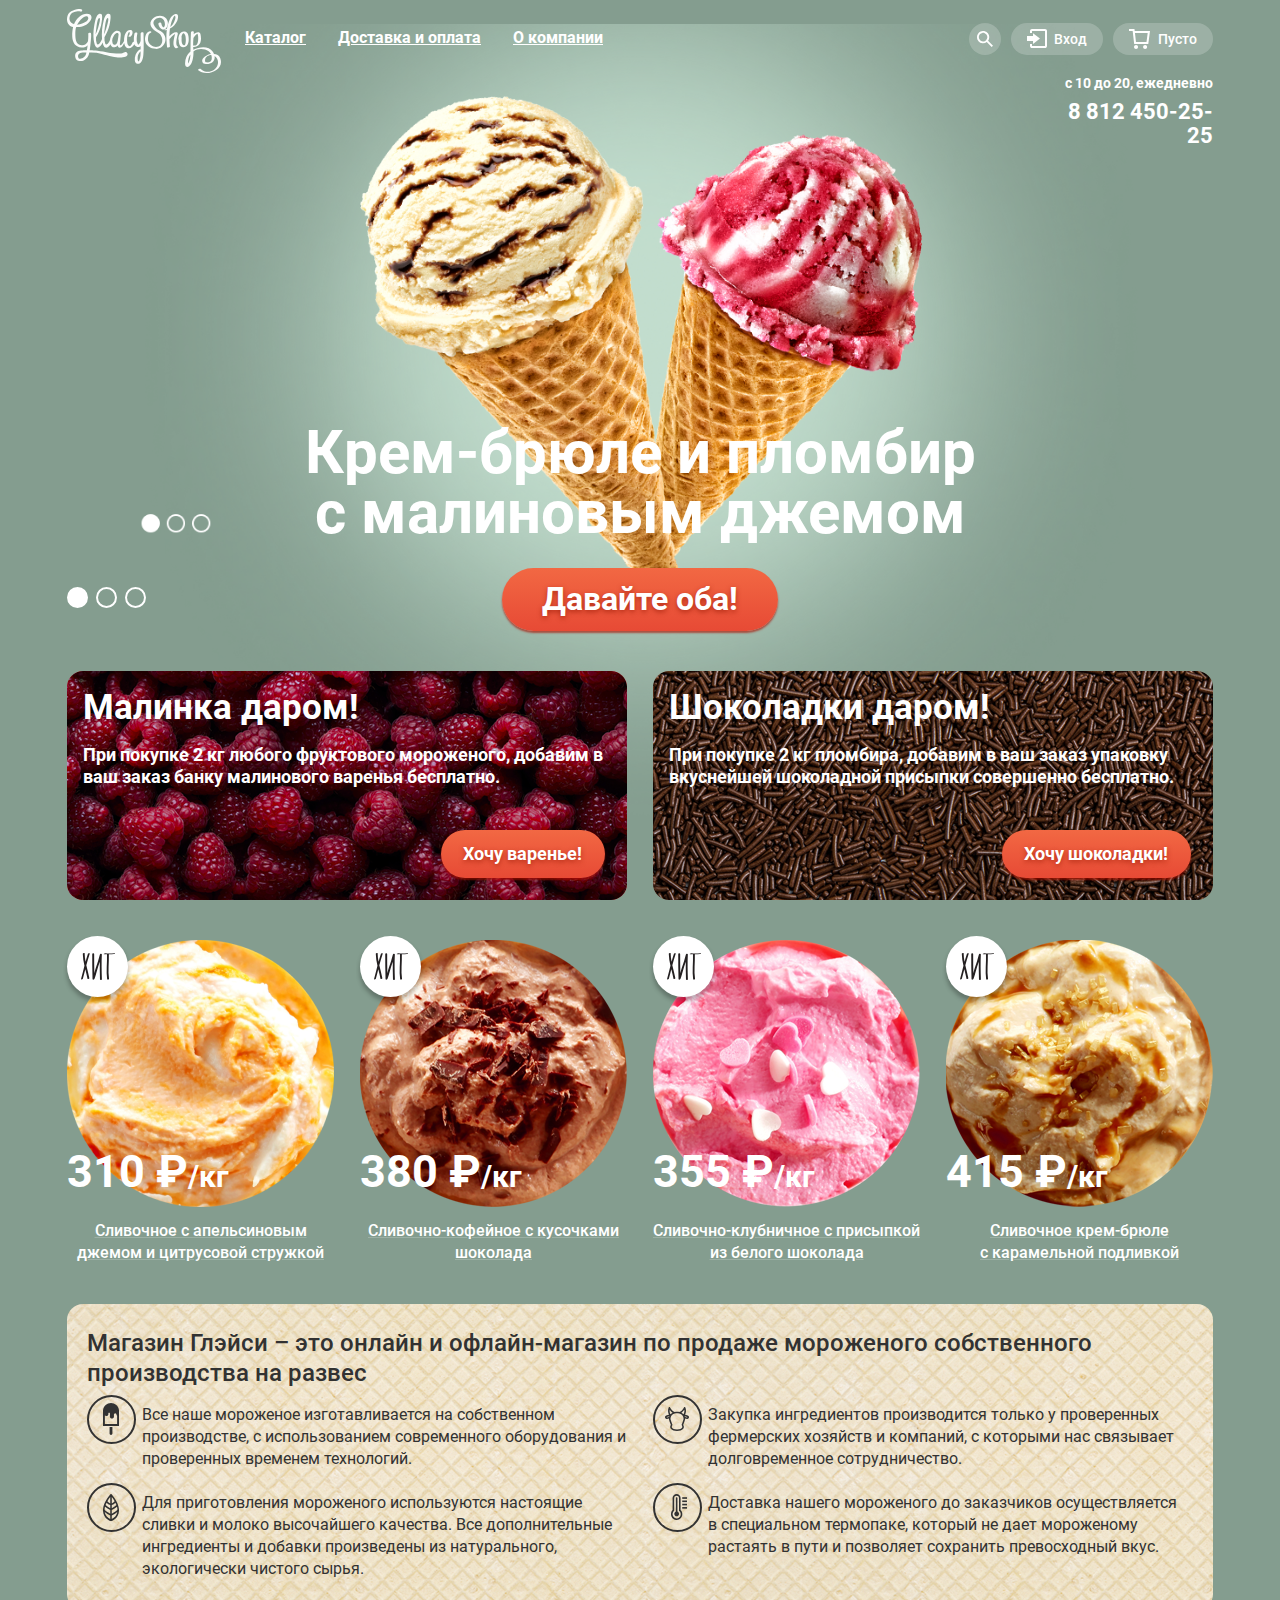
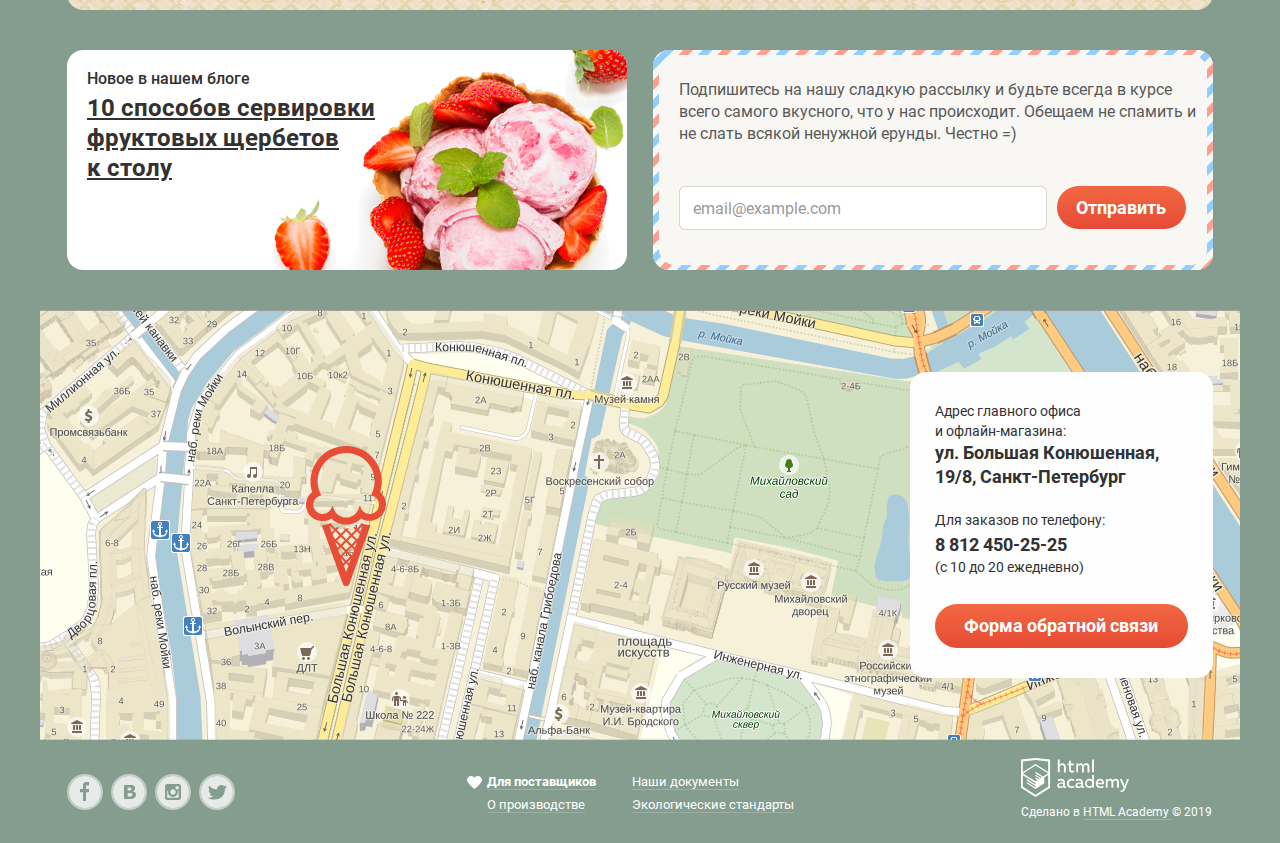
<file: index.html>
<!DOCTYPE html>
<html lang="ru">

<head>
  <meta charset="utf-8">
  <title>HTML Academy: Глейси</title>
  <link rel="stylesheet" href="css/normalize.css">
  <link rel="stylesheet" href="css/style.css">
</head>

<body class="page js-body">
  <header class="page-header">
    <div class="page-header__wrapper page-wrapper">
      <div class="page-header__top">
        <nav class="main-nav">
          <a class="main-nav__logo">
            <img src="img/logo-gs.svg" width="154" height="64" alt="Логотип Gllacy Shop">
          </a>

          <ul class="main-nav__list">
            <li class="main-nav__item main-nav__item--first">
              <a class="main-nav__link" href="#"><span>Каталог</span></a>
              <ul class="main-nav__submenu submenu">
                <li class="submenu__item submenu__item--top">
                  <a class="submenu__link submenu__link--first" href="#">Новинки</a>
                </li>
                <li class="submenu__item">
                  <a class="submenu__link" href="catalog.html">Сливочное</a>
                </li>
                <li class="submenu__item">
                  <a class="submenu__link" href="#">Щербеты</a>
                </li>
                <li class="submenu__item">
                  <a class="submenu__link" href="#">Фруктовый лед</a>
                </li>
                <li class="submenu__item">
                  <a class="submenu__link submenu__link--last" href="#">Мелорин</a>
                </li>
              </ul>
            </li>
            <li class="main-nav__item">
              <a class="main-nav__link" href="#"><span>Доставка и оплата</span></a>
            </li>
            <li class="main-nav__item main-nav__item--last">
              <a class="main-nav__link" href="#"><span>О компании</span></a>
            </li>
          </ul>
        </nav>

        <ul class="user-nav js-user-nav">
          <li class="user-nav__item">
            <button class="user-nav__btn user-nav__btn--lens js-search-open" type="button">
              <svg width="16" height="16" viewBox="0 0 16 16" fill="none" xmlns="http://www.w3.org/2000/svg">
                <path
                  d="M16 14.6652L11.0785 9.73294C11.9827 8.48188 12.3826 6.93501 12.1984 5.40134C12.0141 3.86767 11.2594 2.4601 10.0848 1.45982C8.91022 0.45954 7.40233 -0.0598191 5.86234 0.00548954C4.32234 0.0707982 2.86363 0.715967 1.77757 1.81212C0.691516 2.90827 0.0580813 4.3747 0.0038002 5.91849C-0.050481 7.46228 0.478388 8.96976 1.48476 10.1398C2.49113 11.3098 3.90092 12.0563 5.43251 12.2301C6.96409 12.4039 8.50472 11.9922 9.74663 11.0772L14.6586 16L16 14.6652ZM6.08152 10.3767C5.24079 10.3767 4.41895 10.1268 3.71991 9.65874C3.02087 9.19063 2.47604 8.5253 2.15431 7.74687C1.83258 6.96844 1.7484 6.11188 1.91241 5.28551C2.07643 4.45913 2.48128 3.70006 3.07576 3.10427C3.67024 2.50849 4.42766 2.10276 5.25223 1.93838C6.0768 1.77401 6.93149 1.85837 7.70822 2.1808C8.48495 2.50324 9.14883 3.04927 9.61591 3.74983C10.083 4.4504 10.3323 5.27404 10.3323 6.11661C10.3298 7.24568 9.88115 8.3278 9.08451 9.12618C8.28788 9.92456 7.20813 10.3742 6.08152 10.3767Z"
                  fill="white" />
              </svg>
            </button>

            <form class="user-nav__search-form search-form js-search-form" action="https://echo.htmlacademy.ru" method="get">
              <label class="search-form__label" aria-label="Поиск товаров">
                <input class="search-form__input input-area js-search-form__input" type="search" name="search" placeholder="Крем-брюле" required>
              </label>

            </form>
          </li>

          <li class="user-nav__item">
            <button class="user-nav__btn user-nav__btn--enter js-enter-open" type="button">
              <svg width="20" height="19" viewBox="0 0 20 19" fill="none" xmlns="http://www.w3.org/2000/svg">
                <path d="M6.04 14.88L12.96 9.5L6.04 4.13V7.04H0V11.96H6.04V14.88Z" fill="white" />
                <path
                  d="M18 0H5C4.46957 0 3.96086 0.210714 3.58579 0.585786C3.21071 0.960859 3 1.46957 3 2V4H5V2H18V17H5V15H3V17C3 17.5304 3.21071 18.0391 3.58579 18.4142C3.96086 18.7893 4.46957 19 5 19H18C18.5304 19 19.0391 18.7893 19.4142 18.4142C19.7893 18.0391 20 17.5304 20 17V2C20 1.46957 19.7893 0.960859 19.4142 0.585786C19.0391 0.210714 18.5304 0 18 0Z"
                  fill="white" />
              </svg>
              <span>Вход</span>
            </button>

            <form class="user-nav__enter-form enter-form js-enter-form" action="https://echo.htmlacademy.ru" method="post">
              <ul class="enter-form__list">
                <li class="enter-form__item">
                  <label class="enter-form__label" aria-label="Электронная почта">
                    <input class="enter-form__input input-area js-enter-form__email" type="email" name="user-email" placeholder="email@example.com" required>
                  </label>
                </li>
                <li class="enter-form__item">
                  <label class="enter-form__label" aria-label="Пароль">
                    <input class="enter-form__input input-area js-enter-form__password" type="password" name="user-password" placeholder="••••••••" required>
                  </label>
                </li>
              </ul>
              <div class="enter-form__bottom">
                <button class="enter-form__submit-btn submit-btn btn" type="submit">Войти</button>
                <div class="enter-form__bottom-rigth">
                  <a class="enter-form__link" href="#">Забыли пароль?</a>
                  <a class="enter-form__link" href="#">Новая регистрация</a>
                </div>
              </div>
            </form>
          </li>

          <li class="user-nav__item user-nav__item--last">
            <button class="user-nav__btn user-nav__btn--basket js-basket-open" type="button">
              <svg width="21" height="20" viewBox="0 0 21 20" fill="none" xmlns="http://www.w3.org/2000/svg">
                <path d="M5.70345 2L5.46161 0H0V2H3.66795L5.17946 15H19.2869L21 2H5.70345ZM17.5034 13H6.97313L5.96545 4H18.6924L17.5034 13Z" fill="white" />
                <path d="M7.03359 20C8.14664 20 9.04894 19.1046 9.04894 18C9.04894 16.8954 8.14664 16 7.03359 16C5.92054 16 5.01823 16.8954 5.01823 18C5.01823 19.1046 5.92054 20 7.03359 20Z" fill="white" />
                <path d="M16.1027 20C17.2157 20 18.118 19.1046 18.118 18C18.118 16.8954 17.2157 16 16.1027 16C14.9896 16 14.0873 16.8954 14.0873 18C14.0873 19.1046 14.9896 20 16.1027 20Z" fill="white" />
              </svg>
              <span>Пусто</span>
            </button>
          </li>
        </ul>
      </div>
      <div class="page-header__info info">
        <span class="info__work-time">с 10 до 20, ежедневно</span>
        <a class="info__phone" href="tel:+78124502525">8&nbsp;812&nbsp;450-25-25</a>
      </div>
    </div>
  </header>
  <main class="main">
    <div class="page-wrapper">
      <h1 class="visually-hidden">Магазин мороженного "Глейси"</h1>

      <section class="main__box slider js-slider">
        <h2 class="visually-hidden">Cлайдеры</h2>
        <ul class="slider__list">
          <li class="slider__item js-slider-item slider__item--active">
            <img class="slider__image" src="img/promo-ice-1.png" alt="Мороженки" width="1045" height="966">
            <h3 class="slider__title">Крем-брюле и пломбир с&nbsp;малиновым джемом</h3>
            <a class="slider__btn btn" href="#">Давайте оба!</a>
          </li>
          <li class="slider__item js-slider-item">
            <img class="slider__image" src="img/promo-ice-2.png" alt="Мороженки" width="1065" height="859">
            <h3 class="slider__title">Шоколадный пломбир и&nbsp;лимонный сорбет</h3>
            <a class="slider__btn btn" href="#">Давайте оба!</a>
          </li>
          <li class="slider__item js-slider-item">
            <img class="slider__image" src="img/promo-ice-3.png" alt="Мороженки" width="1079" height="854">
            <h3 class="slider__title">Пломбир с помадкой и&nbsp;клубничный щербет</h3>
            <a class="slider__btn btn" href="#">Давайте оба!</a>
          </li>
        </ul>

        <div class="slider__toggle-group">
          <button class="slider__toggle js-slider-toggle slider__toggle--active" type="button" aria-label="Промо-1"></button>
          <button class="slider__toggle js-slider-toggle" type="button" aria-label="Промо-2"></button>
          <button class="slider__toggle js-slider-toggle" type="button" aria-label="Промо-3"></button>
        </div>
      </section>

      <div class="main__box main__box--row">
        <h2 class="visually-hidden">Акции магазина</h2>
        <div class="main__cell">
          <article class="promotion promotion--raspberry">
            <h3 class="promotion__title">Малинка даром!</h3>
            <p class="promotion__text">При покупке 2 кг любого фруктового мороженого, добавим в ваш заказ банку малинового
              варенья бесплатно.</p>
            <a class="promotion__btn btn" href="#">Хочу варенье!</a>
          </article>
        </div>
        <div class="main__cell">
          <article class="promotion promotion--chocolate">
            <h3 class="promotion__title">Шоколадки даром!</h3>
            <p class="promotion__text">При покупке 2 кг пломбира, добавим в ваш заказ упаковку вкуснейшей шоколадной
              присыпки совершенно бесплатно.
            </p>
            <a class="promotion__btn btn" href="#">Хочу шоколадки!</a>
          </article>
        </div>
      </div>

      <section class="main__box popular">
        <h2 class="visually-hidden">Популярное мороженное</h2>
        <ul class="popular__list">
          <li class="popular__item">
            <article class="card card--hit">
              <a class="card__link" href="#">
                <img src="img/items-png/item-1.png" width="267" height="267" alt="Мороженное">
              </a>
              <p class="card__text">310 &#8381;<span>&#47;кг</span></p>
              <a class="card__link" href="#">
                <h3 class="card__title">Сливочное с апельсиновым джемом&nbsp;и цитрусовой стружкой</h3>
              </a>
              <div class="card__btn-wrapper">
                <a class="card__btn btn" href="#">Быстрый просмотр</a>
              </div>
            </article>
          </li>
          <li class="popular__item">
            <article class="card card--hit">
              <a class="card__link" href="#">
                <img src="img/items-png/item-2.png" width="267" height="267" alt="Мороженное">
              </a>
              <p class="card__text">380 &#8381;<span>&#47;кг</span></p>
              <a class="card__link" href="#">
                <h3 class="card__title">Сливочно-кофейное с&nbsp;кусочками шоколада</h3>
              </a>
              <div class="card__btn-wrapper">
                <a class="card__btn btn" href="#">Быстрый просмотр</a>
              </div>
            </article>
          </li>
          <li class="popular__item">
            <article class="card card--hit">
              <a class="card__link" href="#">
                <img src="img/items-png/item-3.png" width="267" height="267" alt="Мороженное">
              </a>
              <p class="card__text">355 &#8381;<span>&#47;кг</span></p>
              <a class="card__link" href="#">
                <h3 class="card__title">Сливочно-клубничное с&nbsp;присыпкой из белого шоколада</h3>
              </a>
              <div class="card__btn-wrapper">
                <a class="card__btn btn" href="#">Быстрый просмотр</a>
              </div>
            </article>
          </li>
          <li class="popular__item">
            <article class="card card--hit">
              <a class="card__link" href="#">
                <img src="img/items-png/item-4.png" width="267" height="267" alt="Мороженное">
              </a>
              <p class="card__text">415 &#8381;<span>&#47;кг</span></p>
              <a class="card__link" href="#">
                <h3 class="card__title">Сливочное крем-брюле с&nbsp;карамельной подливкой</h3>
              </a>
              <div class="card__btn-wrapper">
                <a class="card__btn btn" href="#">Быстрый просмотр</a>
              </div>
            </article>
          </li>
        </ul>
      </section>

      <section class="main__box about-us">
        <h2 class="about-us__title">Магазин Глэйси&nbsp;&ndash; это онлайн и офлайн-магазин по продаже мороженого
          собственного производства на развес </h2>
        <ul class="about-us__list">
          <li class="about-us__item about-us__item--prod">
            <p class="about-us__text">Все наше мороженое изготавливается на собственном производстве, с использованием
              современного оборудования и проверенных временем технологий.</p>
          </li>
          <li class="about-us__item about-us__item--purchase">
            <p class="about-us__text">Закупка ингредиентов производится только у проверенных фермерских хозяйств и
              компаний, с которыми нас связывает долговременное сотрудничество.</p>
          </li>
          <li class="about-us__item about-us__item--materials">
            <p class="about-us__text">Для приготовления мороженого используются настоящие сливки и молоко высочайшего
              качества. Все дополнительные ингредиенты и добавки произведены из натурального, экологически чистого
              сырья.</p>
          </li>
          <li class="about-us__item about-us__item--delivery">
            <p class="about-us__text">Доставка нашего мороженого до заказчиков осуществляется в&nbsp;специальном
              термопаке, который не дает мороженому растаять в пути и позволяет сохранить превосходный вкус.
            </p>
          </li>
        </ul>
      </section>

      <div class="main__box main__box--row">
        <div class="main__cell">
          <article class="blog">
            <h2 class="blog__title">Новое в нашем блоге</h2>
            <a class="blog__link" href="#">10 способов сервировки фруктовых щербетов к&nbsp;столу</a>
          </article>
        </div>
        <div class="main__cell">
          <section class="subscribe">
            <h2 class="visually-hidden">Подписка на рассылку</h2>
            <p class="subscribe__text">Подпишитесь на нашу сладкую рассылку и будьте всегда в курсе всего самого вкусного,
              что у нас происходит. Обещаем не спамить и не слать всякой ненужной ерунды. Честно &#61;&#41;</p>

            <form class="subscribe__form js-subscribe" action="https://echo.htmlacademy.ru" method="post">

              <label class="subscribe__label" aria-label="Электронная почта">
                <input class="subscribe__input js-subscribe__input" type="email" name="user-email" placeholder="email@example.com" required>
              </label>
              <button class="subscribe__btn submit-btn btn" type="submit">Отправить</button>
            </form>
          </section>
        </div>
      </div>

      <section class="main__contacts contacts">
        <h2 class="visually-hidden">Как с нами связаться</h2>
        <div class="contacts__map">
          <iframe src="https://yandex.ru/map-widget/v1/?um=constructor%3Af4b53b3ecb3fac40641ed203b7e206f27d4c3b6941f3ffc9d22890a88f694d63&amp;source=constructor" width="1200" height="430"></iframe>
        </div>
        <div class="contacts__content">
          <p class="contacts__text contacts__text--s">Адрес главного офиса<br>и офлайн-магазина:</p>
          <p class="contacts__text contacts__text--l">ул. Большая Конюшенная, 19/8, Санкт-Петербург</p>
          <p class="contacts__text contacts__text--s">Для заказов по телефону:</p>
          <a class="contacts__link" href="tel:+78124502525">8&nbsp;812&nbsp;450-25-25</a>
          <p class="contacts__text contacts__text--s">&#40;с 10 до 20 ежедневно&#41;</p>
          <a class="contacts__popup-btn submit-btn btn js-popup-open" href="form.html">Форма обратной связи</a>
        </div>
      </section>
    </div>
  </main>

  <footer class="page-footer">
    <div class="page-footer__wrapper page-wrapper">
      <ul class="page-footer__social social">
        <li class="social__item">
          <a class="social__link social__link--fb" href="#" aria-label="Facebook">
            <svg width="32" height="32" viewBox="0 0 32 32" fill="none" xmlns="http://www.w3.org/2000/svg">
              <path
                d="M16 0C12.8355 0 9.74207 0.938384 7.11088 2.69649C4.4797 4.45459 2.42894 6.95345 1.21793 9.87706C0.0069325 12.8007 -0.309921 16.0177 0.307443 19.1214C0.924806 22.2251 2.44866 25.0761 4.6863 27.3137C6.92394 29.5513 9.77487 31.0752 12.8786 31.6926C15.9823 32.3099 19.1993 31.9931 22.1229 30.7821C25.0466 29.5711 27.5454 27.5203 29.3035 24.8891C31.0616 22.2579 32 19.1645 32 16C32 11.7565 30.3143 7.68687 27.3137 4.68629C24.3131 1.68571 20.2435 0 16 0ZM20.06 9.45H17V12.9H20V16.34H17V25H14V16.34H11V12.9H14V9.45C13.9449 8.59575 14.2291 7.75426 14.7908 7.1083C15.3525 6.46234 16.1464 6.06407 17 6H20V9.45H20.06Z"
                fill="white" fill-opacity="0.8" />
            </svg>

          </a>
        </li>
        <li class="social__item">
          <a class="social__link social__link--vk" href="#" aria-label="Vkontakte">
            <svg width="32" height="32" viewBox="0 0 32 32" fill="none" xmlns="http://www.w3.org/2000/svg">
              <path d="M16.64 14.49C16.9652 14.4904 17.2875 14.4293 17.59 14.31C17.8645 14.2077 18.0922 14.0085 18.23 13.75C18.3343 13.4964 18.3854 13.2241 18.38 12.95C18.376 12.7057 18.3143 12.4659 18.2 12.25C18.0714 12.0066 17.8523 11.8235 17.59 11.74C17.2687 11.627 16.9306 11.5695 16.59 11.57H14.59V14.57H15.16C15.75 14.52 16.24 14.51 16.64 14.49Z"
                fill="white" fill-opacity="0.8" />
              <path d="M18.12 17.08C17.751 17.0101 17.3752 16.9832 17 17H14.61V20.5H17.06C17.4757 20.4953 17.8865 20.4104 18.27 20.25C18.591 20.1392 18.8632 19.9199 19.04 19.63C19.1865 19.3527 19.2621 19.0436 19.26 18.73C19.2753 18.3782 19.1848 18.0298 19 17.73C18.7922 17.4167 18.4806 17.1865 18.12 17.08Z" fill="white" fill-opacity="0.8" />
              <path
                d="M16 0C12.8355 0 9.74207 0.938384 7.11088 2.69649C4.4797 4.45459 2.42894 6.95345 1.21793 9.87706C0.0069325 12.8007 -0.309921 16.0177 0.307443 19.1214C0.924806 22.2251 2.44866 25.0761 4.6863 27.3137C6.92394 29.5513 9.77487 31.0752 12.8786 31.6926C15.9823 32.3099 19.1993 31.9931 22.1229 30.7821C25.0466 29.5711 27.5454 27.5203 29.3035 24.8891C31.0616 22.2579 32 19.1645 32 16C32 11.7565 30.3143 7.68687 27.3137 4.68629C24.3131 1.68571 20.2435 0 16 0ZM22.6 20.53C22.3376 21.056 21.9537 21.5119 21.48 21.86C20.9342 22.2714 20.3122 22.5705 19.65 22.74C18.8286 22.9383 17.9848 23.029 17.14 23.01H11V9H16.45C17.2781 8.9868 18.1063 9.02354 18.93 9.11C19.473 9.19401 19.9994 9.36273 20.49 9.61C20.9868 9.84615 21.4013 10.2258 21.68 10.7C21.9455 11.1728 22.0801 11.7079 22.07 12.25C22.0819 12.8916 21.8931 13.5209 21.53 14.05C21.1452 14.588 20.6142 15.0045 20 15.25V15.32C20.8272 15.4588 21.5898 15.8541 22.18 16.45C22.7295 17.0712 23.0163 17.8815 22.98 18.71C23.0043 19.3386 22.8738 19.9636 22.6 20.53Z"
                fill="white" fill-opacity="0.8" />
            </svg>
          </a>
        </li>
        <li class="social__item">
          <a class="social__link social__link--inst" href="#" aria-label="Instagram">
            <svg width="32" height="32" viewBox="0 0 32 32" fill="none" xmlns="http://www.w3.org/2000/svg">
              <g opacity="0.8">
                <path d="M20.92 16C20.92 17.3155 20.3974 18.5771 19.4673 19.5072C18.5371 20.4374 17.2755 20.96 15.96 20.96C14.6445 20.96 13.3829 20.4374 12.4528 19.5072C11.5226 18.5771 11 17.3155 11 16C11.001 15.6158 11.048 15.233 11.14 14.86H10.24V21.7H21.64V14.86H20.74C20.8406 15.2325 20.901 15.6147 20.92 16Z" fill="white" />
                <path
                  d="M16 18.66C16.5252 18.656 17.0375 18.4967 17.4723 18.202C17.9071 17.9073 18.245 17.4905 18.4432 17.0042C18.6415 16.5178 18.6913 15.9836 18.5864 15.4689C18.4816 14.9542 18.2266 14.4821 17.8539 14.1121C17.4811 13.7421 17.0071 13.4908 16.4916 13.3897C15.9762 13.2887 15.4424 13.3425 14.9575 13.5445C14.4726 13.7464 14.0584 14.0873 13.7669 14.5243C13.4755 14.9613 13.32 15.4748 13.32 16C13.3213 16.3506 13.3917 16.6976 13.5271 17.021C13.6625 17.3444 13.8602 17.638 14.1091 17.8851C14.358 18.1321 14.653 18.3276 14.9775 18.4606C15.3019 18.5936 15.6494 18.6613 16 18.66Z"
                  fill="white" />
                <path d="M21.68 10.3H18.64V13.34H21.68V10.3Z" fill="white" />
                <path
                  d="M16 0C12.8355 0 9.74207 0.938384 7.11088 2.69649C4.4797 4.45459 2.42894 6.95345 1.21793 9.87706C0.0069325 12.8007 -0.309921 16.0177 0.307443 19.1214C0.924806 22.2251 2.44866 25.0761 4.6863 27.3137C6.92394 29.5513 9.77487 31.0752 12.8786 31.6926C15.9823 32.3099 19.1993 31.9931 22.1229 30.7821C25.0466 29.5711 27.5454 27.5203 29.3035 24.8891C31.0616 22.2579 32 19.1645 32 16C32 11.7565 30.3143 7.68687 27.3137 4.68629C24.3131 1.68571 20.2435 0 16 0ZM24 21.7C24.0027 22.0045 23.9444 22.3064 23.8285 22.588C23.7127 22.8696 23.5416 23.1251 23.3253 23.3395C23.1091 23.5539 22.8521 23.7228 22.5695 23.8362C22.2869 23.9497 21.9845 24.0054 21.68 24H10.28C9.97928 23.9987 9.68175 23.9382 9.40442 23.8219C9.12709 23.7056 8.87537 23.5358 8.66366 23.3222C8.45194 23.1086 8.28436 22.8554 8.17049 22.5771C8.05662 22.2988 7.99869 22.0007 8.00001 21.7V10.3C7.99869 9.99927 8.05662 9.70123 8.17049 9.42289C8.28436 9.14455 8.45194 8.89137 8.66366 8.67779C8.87537 8.46422 9.12709 8.29443 9.40442 8.17814C9.68175 8.06184 9.97928 8.00131 10.28 8H21.67C21.9749 7.99467 22.2778 8.0503 22.561 8.16362C22.8441 8.27694 23.1017 8.44568 23.3188 8.65992C23.5358 8.87416 23.7079 9.12959 23.8249 9.41123C23.9418 9.69287 24.0014 9.99504 24 10.3V21.7Z"
                  fill="white" />
              </g>
            </svg>
          </a>
        </li>
        <li class="social__item">
          <a class="social__link social__link--tw" href="#" aria-label="Twitter">
            <svg width="32" height="32" viewBox="0 0 32 32" fill="none" xmlns="http://www.w3.org/2000/svg">
              <path
                d="M16 0C12.8355 0 9.74207 0.938384 7.11088 2.69649C4.4797 4.45459 2.42894 6.95345 1.21793 9.87706C0.0069325 12.8007 -0.309921 16.0177 0.307443 19.1214C0.924806 22.2251 2.44866 25.0761 4.6863 27.3137C6.92394 29.5513 9.77487 31.0752 12.8786 31.6926C15.9823 32.3099 19.1993 31.9931 22.1229 30.7821C25.0466 29.5711 27.5454 27.5203 29.3035 24.8891C31.0616 22.2579 32 19.1645 32 16C32 11.7565 30.3143 7.68687 27.3137 4.68629C24.3131 1.68571 20.2435 0 16 0ZM23.94 12.81C23.69 19.33 20.48 23.64 12.94 23.51H12.46C12.01 23.51 7.91001 23.07 7.11001 21.69C8.8989 21.9555 10.7228 21.5494 12.23 20.55C11.18 20.26 9.31001 20.09 8.98001 17.7C9.39279 17.8642 9.84415 17.9058 10.28 17.82C9.00001 17 7.53001 16.3 7.61001 14.17C8.02796 14.4893 8.54454 14.652 9.07001 14.63C8.30001 14.4 6.92001 11.39 8.07001 9.85C10.07 11.64 12.14 13.33 15.87 13.49C16.1 11.28 17.11 9.79 19.04 9.17C19.7375 8.93332 20.4908 8.91568 21.1986 9.11946C21.9065 9.32323 22.5351 9.73867 23 10.31C23.74 10.08 24.45 9.84 25.19 9.62C25.1758 9.95711 25.0846 10.2865 24.9234 10.5829C24.7622 10.8793 24.5353 11.1349 24.26 11.33C24.5167 11.3601 24.7768 11.3336 25.0221 11.2524C25.2674 11.1712 25.492 11.0372 25.68 10.86C25.5628 11.2985 25.3443 11.7034 25.0421 12.0421C24.7399 12.3808 24.3624 12.6438 23.94 12.81Z"
                fill="white" fill-opacity="0.8" />
            </svg>
          </a>
        </li>
      </ul>
      <ul class="page-footer__company-info company-info">
        <li class="company-info__item company-info__item--heart">
          <a class="company-info__link company-info__link--bold" href="#">Для поставщиков</a>
        </li>
        <li class="company-info__item">
          <a class="company-info__link" href="#">Наши документы</a>
        </li>
        <li class="company-info__item">
          <a class="company-info__link" href="#">О производстве</a>
        </li>
        <li class="company-info__item">
          <a class="company-info__link" href="#">Экологические стандарты</a>
        </li>
      </ul>
      <div class="page-footer__copyright copyright">
        <a class="copyright__link" href="https://htmlacademy.ru/intensive/htmlcss">
          <svg width="108" height="39" viewBox="0 0 108 39" fill="none" xmlns="http://www.w3.org/2000/svg">
            <path
              d="M44.582 28.426C44.7698 28.4144 44.9553 28.3771 45.134 28.3151V29.7263C44.7564 29.8745 44.3566 29.9496 43.9538 29.948C43.6117 29.9839 43.2676 29.9061 42.9692 29.7255C42.6707 29.5449 42.4327 29.2703 42.2882 28.94C41.3994 29.6974 40.2879 30.1005 39.1473 30.0791C37.6339 30.0791 36.2348 29.2021 36.2348 27.3776C36.2348 25.1197 38.2145 24.4241 39.9468 24.4241C40.6765 24.4355 41.4034 24.5233 42.1169 24.6862V24.3737C42.1169 23.275 41.3554 22.4988 39.9277 22.4988C38.894 22.5023 37.8726 22.7358 36.9296 23.1843V21.3699C37.9559 20.9951 39.0325 20.7977 40.1181 20.7852C42.4785 20.7852 43.9253 21.9747 43.9253 24.6459V27.8111C43.912 27.962 43.9555 28.1123 44.0465 28.2294C44.1374 28.3465 44.2683 28.4207 44.4107 28.436C44.4679 28.4427 44.5258 28.4393 44.582 28.426ZM38.1479 27.2163C38.177 27.5946 38.3467 27.9451 38.6198 28.1908C38.8929 28.4366 39.247 28.5574 39.6041 28.5268H39.7088C40.6057 28.5405 41.4713 28.1782 42.1169 27.5187V25.9966C41.522 25.8626 40.9165 25.7883 40.3084 25.7749C39.2615 25.7749 38.1479 26.1277 38.1479 27.2365V27.2163Z"
              fill="white" />
            <path
              d="M50.5022 20.7651C51.4002 20.7443 52.2873 20.9774 53.072 21.4404V23.2448C52.3925 22.7578 51.5891 22.5011 50.7687 22.5089C50.0431 22.4476 49.3241 22.6933 48.7693 23.1922C48.2145 23.6912 47.869 24.4027 47.8085 25.1709C47.7481 25.9391 47.9776 26.7014 48.4468 27.2907C48.916 27.88 49.5867 28.2484 50.3118 28.3151C50.4639 28.3252 50.6165 28.3252 50.7687 28.3151C51.6191 28.315 52.4551 28.0823 53.1957 27.6397V29.4541C52.3309 29.8749 51.387 30.0817 50.4355 30.0589C49.8841 30.1 49.3303 30.0253 48.8062 29.8391C48.282 29.6529 47.7978 29.3589 47.3812 28.974C46.9647 28.589 46.624 28.1207 46.3789 27.5959C46.1337 27.0711 45.9888 26.5002 45.9526 25.916C45.9526 25.7749 45.9526 25.6237 45.9526 25.4826C45.9335 24.882 46.0266 24.2834 46.2264 23.721C46.4263 23.1586 46.729 22.6435 47.1171 22.2052C47.5053 21.767 47.9713 21.4142 48.4885 21.167C49.0057 20.9199 49.5638 20.7833 50.131 20.7651C50.2545 20.7555 50.3786 20.7555 50.5022 20.7651Z"
              fill="white" />
            <path
              d="M62.6661 28.426C62.8538 28.4144 63.0394 28.3771 63.2181 28.3151V29.7263C62.8404 29.8745 62.4407 29.9496 62.0379 29.948C61.6958 29.9839 61.3517 29.9061 61.0532 29.7255C60.7548 29.5449 60.5168 29.2703 60.3723 28.94C59.4834 29.6974 58.3719 30.1005 57.2313 30.0791C55.718 30.0791 54.3189 29.2021 54.3189 27.3776C54.3189 25.1197 56.2986 24.4241 58.0308 24.4241C58.7606 24.4355 59.4875 24.5233 60.2009 24.6862V24.3737C60.2009 23.275 59.4395 22.4988 58.0118 22.4988C56.9781 22.5023 55.9567 22.7358 55.0137 23.1843V21.3699C56.04 20.9951 57.1166 20.7977 58.2022 20.7852C60.5626 20.7852 62.0093 21.9747 62.0093 24.6459V27.8111C61.9961 27.962 62.0396 28.1123 62.1305 28.2294C62.2215 28.3465 62.3524 28.4207 62.4948 28.436C62.552 28.4427 62.6099 28.4393 62.6661 28.426ZM56.232 27.2163C56.2611 27.5946 56.4308 27.9451 56.7039 28.1908C56.977 28.4366 57.331 28.5574 57.6882 28.5268H57.7929C58.6897 28.5405 59.5553 28.1782 60.2009 27.5187V25.9966C59.6061 25.8626 59.0006 25.7883 58.3925 25.7749C57.336 25.7749 56.232 26.1277 56.232 27.2365V27.2163Z"
              fill="white" />
            <path
              d="M72.974 16.9648V29.8271H71.2989V28.426C70.9277 28.9464 70.445 29.3659 69.8906 29.6498C69.3362 29.9338 68.726 30.074 68.1103 30.0589C66.9966 29.9812 65.9524 29.4578 65.1895 28.5949C64.4267 27.732 64.0022 26.5941 64.0022 25.412C64.0022 24.2299 64.4267 23.092 65.1895 22.2291C65.9524 21.3662 66.9966 20.8428 68.1103 20.7651C68.6778 20.7487 69.2416 20.8669 69.7603 21.1111C70.2791 21.3553 70.7397 21.7192 71.1085 22.1763V16.9648H73.0121H72.974ZM68.4435 22.4888C67.7114 22.4888 67.0093 22.7967 66.4917 23.345C65.9741 23.8932 65.6833 24.6367 65.6833 25.412C65.6833 26.1873 65.9741 26.9308 66.4917 27.479C67.0093 28.0272 67.7114 28.3352 68.4435 28.3352C69.0099 28.3399 69.5648 28.166 70.0377 27.8358C70.5105 27.5055 70.88 27.0337 71.099 26.4805V24.3334C70.8734 23.786 70.5021 23.32 70.0305 22.9924C69.5589 22.6648 69.0074 22.4898 68.4435 22.4888Z"
              fill="white" />
            <path
              d="M78.9989 20.7651C82.3111 20.7651 83.4533 23.5976 82.9202 26.1478H76.6479C76.8573 27.7304 78.3136 28.3856 79.8364 28.3856C80.7481 28.3862 81.6485 28.1728 82.4729 27.7607V29.4541C81.5292 29.8805 80.5099 30.0868 79.4843 30.0589C76.9335 30.0589 74.7253 28.5167 74.7253 25.412C74.6709 24.2403 75.0569 23.0935 75.799 22.2226C76.5411 21.3517 77.5787 20.8276 78.6848 20.7651H78.9989ZM79.0845 22.398C78.7864 22.3733 78.4865 22.411 78.2021 22.5091C77.9178 22.6071 77.6544 22.7637 77.4272 22.9696C77.2 23.1756 77.0134 23.427 76.8781 23.7095C76.7427 23.9919 76.6613 24.2998 76.6384 24.6157V24.6761H81.2546C81.2809 24.4048 81.2565 24.1305 81.1828 23.8692C81.109 23.6078 80.9873 23.3643 80.8247 23.1528C80.662 22.9412 80.4616 22.7657 80.2349 22.6362C80.0082 22.5067 79.7596 22.4257 79.5033 22.398C79.3644 22.3779 79.2235 22.3779 79.0845 22.398Z"
              fill="white" />
            <path
              d="M84.8048 21.007H86.4514V22.1057C86.8022 21.6912 87.2302 21.3581 87.7085 21.1273C88.1868 20.8966 88.7051 20.7732 89.2306 20.7651C89.7436 20.7308 90.2557 20.8439 90.7131 21.0923C91.1704 21.3407 91.5559 21.7152 91.829 22.1763C92.2017 21.748 92.6511 21.4026 93.1512 21.1603C93.6513 20.918 94.1919 20.7837 94.7415 20.7651C95.1767 20.7503 95.6099 20.8337 96.0124 21.0095C96.4148 21.1854 96.7774 21.4498 97.0762 21.7853C97.3749 22.1207 97.603 22.5196 97.7453 22.9554C97.8875 23.3912 97.9408 23.854 97.9015 24.3133V29.8271H95.9979V24.3737C96.0405 23.93 95.915 23.4866 95.6491 23.1407C95.3832 22.7948 94.9986 22.5749 94.5797 22.5291H94.3513C93.9544 22.565 93.569 22.6885 93.2198 22.8916C92.8707 23.0947 92.5655 23.373 92.324 23.7085V29.8271H90.4204V24.3737C90.463 23.93 90.3375 23.4866 90.0716 23.1407C89.8057 22.7948 89.4211 22.5749 89.0022 22.5291H88.7738C88.3331 22.5669 87.906 22.7087 87.5239 22.9442C87.1418 23.1797 86.8144 23.5028 86.5656 23.8899V29.8372H84.8048V21.007Z"
              fill="white" />
            <path d="M106.096 21.007H108L104.098 31.0165C103.146 33.3148 102.013 34.0406 100.747 34.0406C100.379 34.0306 100.012 33.9799 99.6528 33.8894V32.2564C99.9273 32.3449 100.213 32.3891 100.5 32.3874C101.452 32.3874 102.08 31.7121 102.565 30.3714L102.737 29.9279L98.7771 21.0372H100.804L103.66 27.6901L106.096 21.007Z" fill="white" />
            <path
              d="M38.6999 1.5221V6.56216C39.0514 6.18238 39.4703 5.87999 39.9326 5.67239C40.3949 5.46479 40.8914 5.35609 41.3935 5.35255C41.8191 5.32525 42.2457 5.38705 42.6487 5.53441C43.0518 5.68177 43.4235 5.9118 43.7426 6.21136C44.0617 6.51091 44.3219 6.87412 44.5084 7.28024C44.6949 7.68635 44.804 8.1274 44.8295 8.57819C44.839 8.7023 44.839 8.82703 44.8295 8.95115V14.4045H42.9259V9.20315C42.9563 8.94983 42.9387 8.69261 42.8739 8.44662C42.8091 8.20064 42.6985 7.97087 42.5486 7.77081C42.3987 7.57076 42.2126 7.40447 42.0012 7.28173C41.7897 7.15898 41.5572 7.08227 41.3174 7.05609C41.2192 7.04604 41.1204 7.04604 41.0223 7.05609C40.552 7.08571 40.0954 7.23494 39.6912 7.49112C39.2869 7.74731 38.9469 8.1029 38.6999 8.52779V14.3743H36.7963V1.5221H38.6999Z"
              fill="white" />
            <path
              d="M49.9025 2.41923V5.56423H52.9197V7.28793H49.9025V11.32C49.9025 12.4792 50.407 12.8622 51.4825 12.8622C52.0604 12.862 52.6327 12.7421 53.1672 12.5094V14.2029C52.4477 14.4649 51.6912 14.5944 50.9305 14.5859C50.5972 14.6311 50.2589 14.6061 49.9348 14.5124C49.6107 14.4187 49.3073 14.2581 49.042 14.0399C48.7767 13.8216 48.5547 13.5501 48.3888 13.2407C48.2228 12.9314 48.1162 12.5904 48.0751 12.2373C48.0561 12.053 48.0561 11.8671 48.0751 11.6829V7.26777H46.5522V5.54407H48.0465V2.88292L49.9025 2.41923Z"
              fill="white" />
            <path
              d="M55.2992 14.3843V5.56423H56.9458V6.66296C57.2966 6.24843 57.7246 5.9153 58.2029 5.68457C58.6812 5.45384 59.1995 5.33049 59.725 5.32231C60.238 5.28809 60.7501 5.40114 61.2075 5.64952C61.6648 5.8979 62.0503 6.27241 62.3234 6.73352C62.6961 6.30524 63.1455 5.95987 63.6456 5.71757C64.1457 5.47527 64.6863 5.3409 65.2359 5.32231C65.6711 5.30757 66.1043 5.39091 66.5068 5.56679C66.9092 5.74267 67.2719 6.00709 67.5706 6.34254C67.8693 6.67799 68.0974 7.07682 68.2397 7.51263C68.3819 7.94843 68.4352 8.41127 68.3959 8.87051V14.3843H66.4923V8.93099C66.5174 8.70892 66.5005 8.48378 66.4425 8.26873C66.3845 8.05367 66.2866 7.853 66.1546 7.67845C66.0226 7.5039 65.859 7.35896 65.6735 7.2521C65.488 7.14524 65.2842 7.07861 65.0741 7.05609H64.8457C64.4465 7.09568 64.0597 7.22385 63.7104 7.43226C63.3611 7.64067 63.0572 7.92465 62.8184 8.2657V14.3843H60.9148V8.93099C60.9398 8.70582 60.9216 8.47762 60.8612 8.26009C60.8009 8.04255 60.6997 7.84016 60.5637 7.66507C60.4277 7.48997 60.2597 7.34578 60.0698 7.24113C59.8799 7.13648 59.672 7.07354 59.4585 7.05609H59.2301C58.7894 7.09388 58.3624 7.23572 57.9803 7.47121C57.5982 7.70669 57.2707 8.02984 57.0219 8.4169V14.3743H55.2992V14.3843Z"
              fill="white" />
            <path d="M72.974 1.51202H71.118V14.3743H72.974V1.51202Z" fill="white" />
            <path
              d="M14.6957 0H14.5434L0 1.61282V29.8372L14.5434 39L29.0868 29.8372V1.61282L14.6957 0ZM27.1832 28.678L14.5434 36.6413L1.90359 28.678V17.1362L14.4863 25.0693V26.5107L5.85353 21.0675V22.4585L14.5244 27.9723V29.444L5.86305 23.9806V25.3717L14.5339 30.8855L23.2809 25.3414V19.3538L27.1832 16.8842V28.678ZM27.1832 15.4125L23.7092 17.5697L22.1102 18.5777L14.4958 13.7795V15.1706L21.0061 19.2732H20.9395L20.7967 19.3639L19.8449 19.9385L14.4768 16.5516V17.9426L18.7123 20.6139L17.7129 21.3195L14.5148 19.3034V20.6945L16.6183 22.0049L14.4768 23.3657L1.96069 15.4831L14.4958 7.49961L27.1832 15.4125ZM27.1832 14.0114L14.4768 6.04807L1.90359 14.0013V3.41716L14.5529 2.01602L27.1927 3.41716V14.0114H27.1832Z"
              fill="white" />
          </svg>
        </a>
        <p class="copyright__text">Сделано в&nbsp;<a href="https://htmlacademy.ru/intensive/htmlcss">HTML Academy&nbsp;</a>©
          2019</p>
      </div>
    </div>
  </footer>

  <div class="popup js-popup">
    <button class="popup__close js-popup-close" type="button" aria-label="Закрыть всплывающее окно"></button>
    <form class="popup__feedback-form feedback-form js-feedback-form" action="https://echo.htmlacademy.ru" method="post">
      <p class="feedback-form__text">Мы обязательно вам ответим!</p>

      <label class="feedback-form__label" aria-label="Имя пользователя">
        <input class="feedback-form__input input-area js-feedback-form__user-name" type="text" name="user-name" placeholder="Имя Фамилия">
      </label>
      <label class="feedback-form__label" aria-label="Электронная почта">
        <input class="feedback-form__input input-area js-feedback-form__user-email" type="email" name="user-email" placeholder="email@example.com">
      </label>
      <label class="feedback-form__label" aria-label="Ваше письмо нам">
        <textarea class="feedback-form__textarea input-area js-feedback-form__user-message" name="user-text" rows="5" placeholder="В свободной форме"></textarea>
      </label>

      <button class="feedback-form__submit-btn submit-btn btn" type="submit">Отправить</button>
    </form>
  </div>
  <div class="overlay js-overlay"></div>
  <script src="js/script.js"></script>
</body>

</html>
</file>
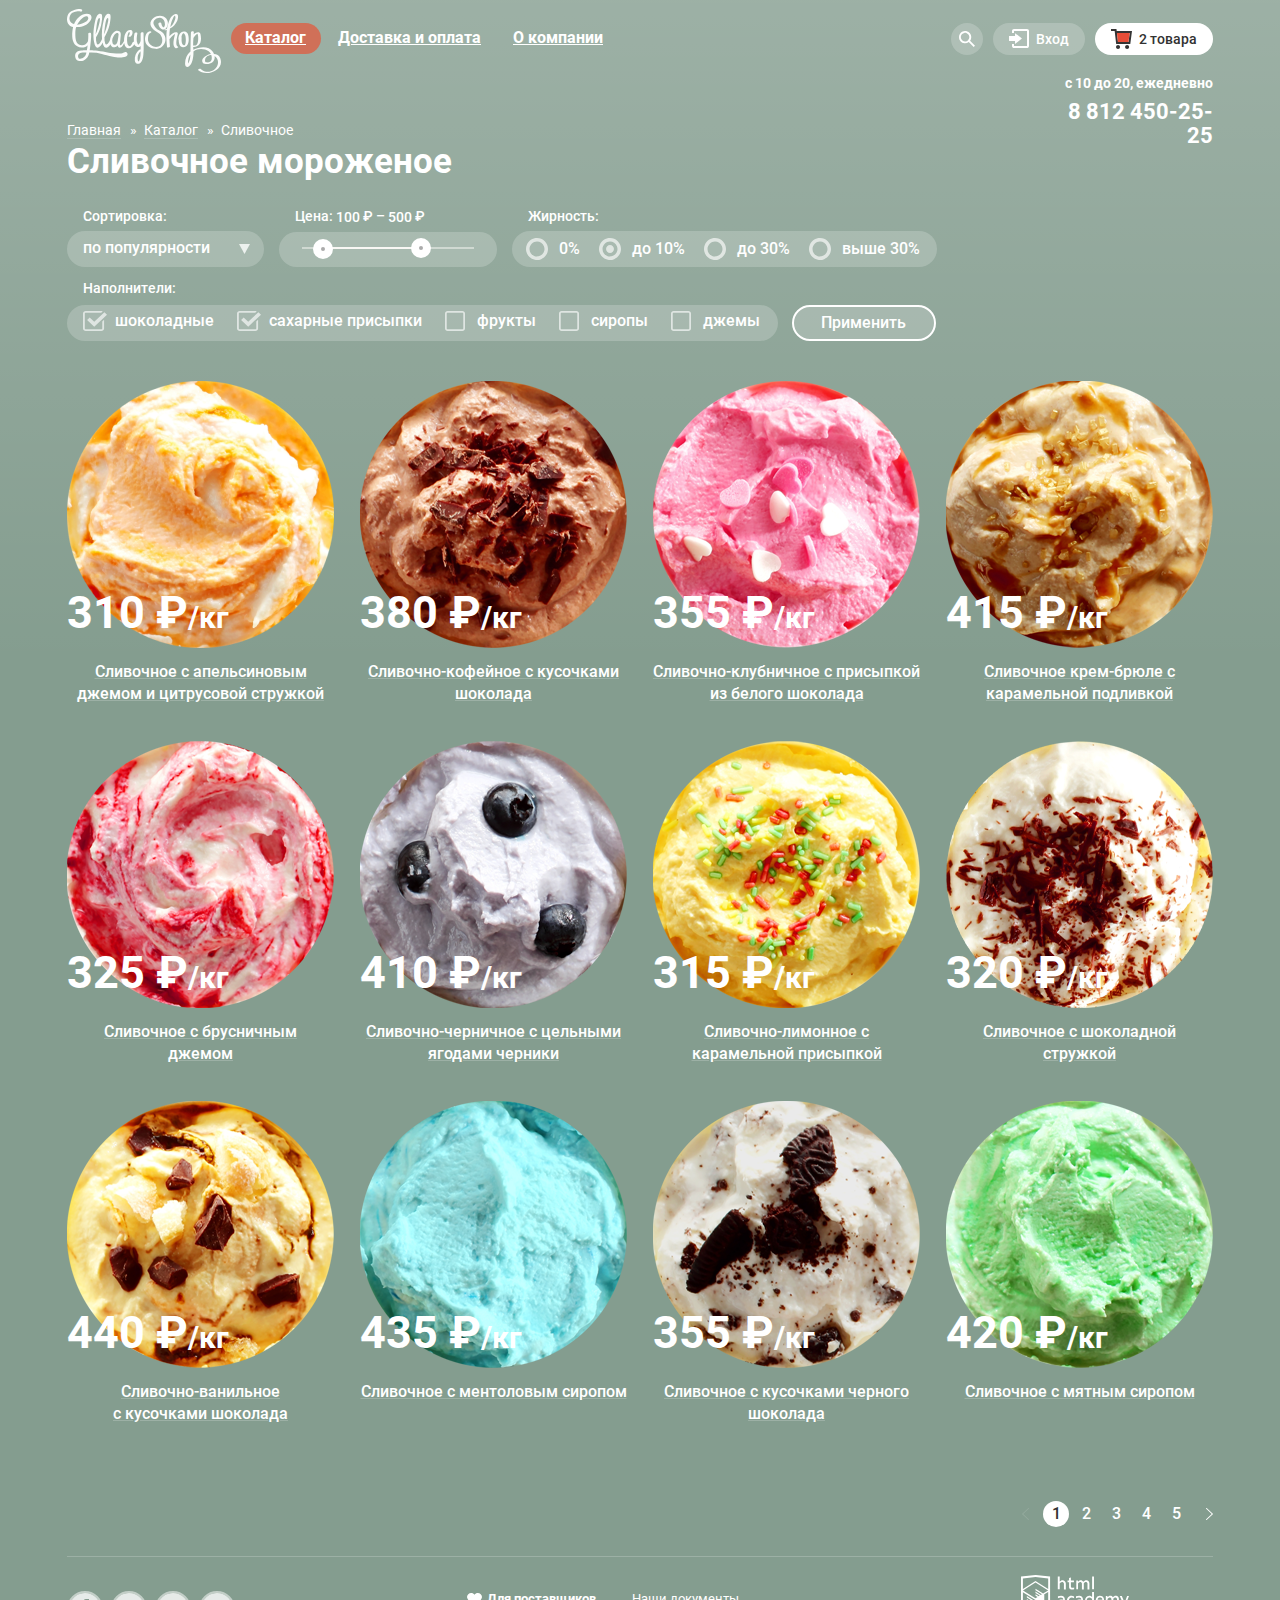
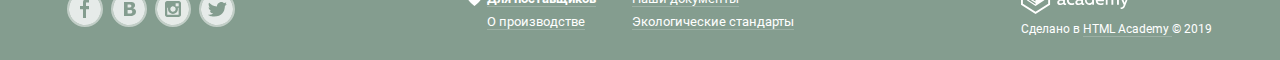
<file: catalog.html>
<!DOCTYPE html>
<html lang="ru">

<head>
  <meta charset="utf-8">
  <title>HTML Academy: Глейси</title>
  <link rel="stylesheet" href="css/normalize.css">
  <link rel="stylesheet" href="css/style.css">
</head>

<body class="page page--catalog">
  <header class="page-header">
    <div class="page-header__wrapper page-wrapper">
      <div class="page-header__top">
        <nav class="main-nav">
          <a class="main-nav__logo" href="index.html">
            <img src="img/logo-gs.svg" width="154" height="64" alt="Логотип Gllacy Shop">
          </a>

          <ul class="main-nav__list">
            <li class="main-nav__item main-nav__item--first">
              <a class="main-nav__link main-nav__link--active" href="#"><span>Каталог</span></a>
              <ul class="main-nav__submenu submenu">
                <li class="submenu__item submenu__item--top">
                  <a class="submenu__link submenu__link--first" href="#">Новинки</a>
                </li>
                <li class="submenu__item">
                  <a class="submenu__link submenu__link--active">Сливочное</a>
                </li>
                <li class="submenu__item">
                  <a class="submenu__link" href="#">Щербеты</a>
                </li>
                <li class="submenu__item">
                  <a class="submenu__link" href="#">Фруктовый лед</a>
                </li>
                <li class="submenu__item">
                  <a class="submenu__link submenu__link--last" href="#">Мелорин</a>
                </li>
              </ul>
            </li>
            <li class="main-nav__item">
              <a class="main-nav__link" href="#"><span>Доставка и оплата</span></a>
            </li>
            <li class="main-nav__item">
              <a class="main-nav__link" href="#"><span>О компании</span></a>
            </li>
          </ul>
        </nav>

        <ul class="user-nav js-user-nav">
          <li class="user-nav__item">
            <button class="user-nav__btn user-nav__btn--lens js-search-open" type="button">
              <svg width="16" height="16" viewBox="0 0 16 16" fill="none" xmlns="http://www.w3.org/2000/svg">
                <path
                  d="M16 14.6652L11.0785 9.73294C11.9827 8.48188 12.3826 6.93501 12.1984 5.40134C12.0141 3.86767 11.2594 2.4601 10.0848 1.45982C8.91022 0.45954 7.40233 -0.0598191 5.86234 0.00548954C4.32234 0.0707982 2.86363 0.715967 1.77757 1.81212C0.691516 2.90827 0.0580813 4.3747 0.0038002 5.91849C-0.050481 7.46228 0.478388 8.96976 1.48476 10.1398C2.49113 11.3098 3.90092 12.0563 5.43251 12.2301C6.96409 12.4039 8.50472 11.9922 9.74663 11.0772L14.6586 16L16 14.6652ZM6.08152 10.3767C5.24079 10.3767 4.41895 10.1268 3.71991 9.65874C3.02087 9.19063 2.47604 8.5253 2.15431 7.74687C1.83258 6.96844 1.7484 6.11188 1.91241 5.28551C2.07643 4.45913 2.48128 3.70006 3.07576 3.10427C3.67024 2.50849 4.42766 2.10276 5.25223 1.93838C6.0768 1.77401 6.93149 1.85837 7.70822 2.1808C8.48495 2.50324 9.14883 3.04927 9.61591 3.74983C10.083 4.4504 10.3323 5.27404 10.3323 6.11661C10.3298 7.24568 9.88115 8.3278 9.08451 9.12618C8.28788 9.92456 7.20813 10.3742 6.08152 10.3767Z"
                  fill="white" />
              </svg>
            </button>

            <form class="user-nav__search-form search-form js-search-form" action="https://echo.htmlacademy.ru" method="get">
              <label class="search-form__label" aria-label="Поиск товаров">
                <input class="search-form__input input-area js-search-form__input" type="search" name="search" placeholder="Крем-брюле" required>
              </label>

            </form>
          </li>

          <li class="user-nav__item">
            <button class="user-nav__btn user-nav__btn--enter js-enter-open" type="button">
              <svg width="20" height="19" viewBox="0 0 20 19" fill="none" xmlns="http://www.w3.org/2000/svg">
                <path d="M6.04 14.88L12.96 9.5L6.04 4.13V7.04H0V11.96H6.04V14.88Z" fill="white" />
                <path
                  d="M18 0H5C4.46957 0 3.96086 0.210714 3.58579 0.585786C3.21071 0.960859 3 1.46957 3 2V4H5V2H18V17H5V15H3V17C3 17.5304 3.21071 18.0391 3.58579 18.4142C3.96086 18.7893 4.46957 19 5 19H18C18.5304 19 19.0391 18.7893 19.4142 18.4142C19.7893 18.0391 20 17.5304 20 17V2C20 1.46957 19.7893 0.960859 19.4142 0.585786C19.0391 0.210714 18.5304 0 18 0Z"
                  fill="white" />
              </svg>
              <span>Вход</span>
            </button>

            <form class="user-nav__enter-form enter-form js-enter-form" action="https://echo.htmlacademy.ru" method="post">
              <ul class="enter-form__list">
                <li class="enter-form__item">
                  <label class="enter-form__label" aria-label="Электронная почта">
                    <input class="enter-form__input input-area js-enter-form__email" type="email" name="user-email" placeholder="email@example.com" required>
                  </label>
                </li>
                <li class="enter-form__item">
                  <label class="enter-form__label" aria-label="Пароль">
                    <input class="enter-form__input input-area js-enter-form__password" type="password" name="user-password" placeholder="••••••••" required>
                  </label>
                </li>
              </ul>
              <div class="enter-form__bottom">
                <button class="enter-form__submit-btn submit-btn btn" type="submit">Войти</button>
                <div class="enter-form__bottom-rigth">
                  <a class="enter-form__link" href="#">Забыли пароль?</a>
                  <a class="enter-form__link" href="#">Новая регистрация</a>
                </div>
              </div>
            </form>
          </li>

          <li class="user-nav__item user-nav__item--last">
            <button class="user-nav__btn user-nav__btn--basket-active js-basket-open" type="button">
              <svg width="21" height="20" viewBox="0 0 21 20" fill="none" xmlns="http://www.w3.org/2000/svg">
                <path d="M7.03359 20C8.14664 20 9.04894 19.1046 9.04894 18C9.04894 16.8954 8.14664 16 7.03359 16C5.92054 16 5.01823 16.8954 5.01823 18C5.01823 19.1046 5.92054 20 7.03359 20Z" fill="#343434" />
                <path d="M16.1027 20C17.2157 20 18.118 19.1046 18.118 18C18.118 16.8954 17.2157 16 16.1027 16C14.9896 16 14.0873 16.8954 14.0873 18C14.0873 19.1046 14.9896 20 16.1027 20Z" fill="#343434" />
                <path d="M5.70345 2L5.46161 0H0V2H3.66795L5.17946 15H19.2869L21 2H5.70345ZM17.5034 13H6.97313L5.96545 4H18.6924L17.5034 13Z" fill="#343434" />
                <path d="M5.93506 4.03003L6.97297 13H17.5032L18.6923 4.03003H5.93506Z" fill="#E84D37" />
              </svg>

              <span>2 товара</span>
            </button>

            <form class="user-nav__basket-form basket-form js-basket-form" action="https://echo.htmlacademy.ru" method="get">
              <table class="basket-form__table basket-table">
                <tr class="basket-table__tr">
                  <td class="basket-table__td basket-table__td--btn-cell">
                    <button class="basket-table__del-btn" type="button" aria-label="Удалить"></button>
                  </td>
                  <td class="basket-table__td basket-table__td--image-cell">
                    <a class="basket-table__link" href="#">
                      <img src="img/items-png/item-1-small.png" width="33" height="33" alt="Мороженное">
                    </a>
                  </td>
                  <td class="basket-table__td basket-table__td--name">Пломбир с апельсиновым джемом</td>
                  <td class="basket-table__td basket-table__td--weight">1,5 кг х</td>
                  <td class="basket-table__td basket-table__td--price"><span>200 руб.</span></td>
                  <td class="basket-table__td basket-table__td--total">300 руб.</td>
                </tr>
                <tr class="basket-table__tr">
                  <td class="basket-table__td basket-table__td--btn-cell">
                    <button class="basket-table__del-btn" type="button" aria-label="Удалить"></button>
                  </td>
                  <td class="basket-table__td basket-table__td--image-cell">
                    <a class="basket-table__link" href="#">
                      <img src="img/items-png/item-2-small.png" width="33" height="33" alt="Мороженное">
                    </a>
                  </td>
                  <td class="basket-table__td basket-table__td--name">Клубничный пломбир с присыпкой из белого шоколада
                  </td>
                  <td class="basket-table__td basket-table__td--weight">1,5 кг х</td>
                  <td class="basket-table__td basket-table__td--price"><span>300 руб.</span></td>
                  <td class="basket-table__td basket-table__td--total">450 руб.</td>
              </table>
              <p class="basket-form__price">Итого: 750 руб.</p>
              <button class="basket-form__submit-btn  submit-btn btn" type="submit">Оформить заказ</button>
            </form>
          </li>
        </ul>
      </div>
      <div class="page-header__info info ">
        <span class="info__work-time">с 10 до 20, ежедневно</span>
        <a class="info__phone" href="tel:+78124502525">8&nbsp;812&nbsp;450-25-25</a>
      </div>
    </div>
  </header>
  <main class="main">
    <div class="page-wrapper">
      <section class="catalog">
        <ul class="breadcrumbs">
          <li class="breadcrumbs__item">
            <a class="breadcrumbs__link" href="index.html">Главная</a>
          </li>
          <li class="breadcrumbs__item">
            <a class="breadcrumbs__link" href="#">Каталог</a>
          </li>
          <li class="breadcrumbs__item">
            <a class="breadcrumbs__link breadcrumbs__link--active">Сливочное</a>
          </li>
        </ul>

        <h1 class="main__title">Сливочное мороженое</h1>

        <form class="catalog__filter filter" action="https://echo.htmlacademy.ru" method="get">

          <div class="filter__row filter__row--top">
            <label class="filter__area">
              <span class="filter__label">Сортировка:</span>
              <span class="filter__slot">
                <select class="filter__select">
                  <option value="popular">по популярности</option>
                  <option value="cheap">сначала недорогие</option>
                  <option value="expensive">сначала дорогие</option>
                  <option value="fat">по жирности</option>
                </select>
                <svg class="filter__select-arrow" width="11" height="10" viewBox="0 0 11 10" fill="none" xmlns="http://www.w3.org/2000/svg">
                  <path d="M5.5 10L0 0H11" fill="#ECF1EE" />
                </svg>
              </span>
            </label>

            <div class="filter__area">
              <div class="filter__label range-price">
                <span class="range-price__text">Цена:</span>
                <label class="range-price__item" aria-label="Минимальная цена">
                  <span class="range-price__wrapper">
                    <input type="number" name="min-price" value="100" min="0">
                  </span>
                  <span>&#8381;&nbsp;&ndash;</span>
                </label>

                <label class="range-price__item" aria-label="Максимальная цена">
                  <span class="range-price__wrapper">
                    <input type="number" name="max-price" value="500" min="0">
                  </span>
                  <span>&#8381;</span>
                </label>
              </div>

              <div class="filter__slot">
                <div class="range">
                  <button class="range__btn range__btn--min" type="button" aria-label="Меньше"></button>
                  <div class="range__scale">
                    <div class="range__bar"></div>
                  </div>
                  <button class="range__btn range__btn--plus" type="button" aria-label="Больше"></button>
                </div>
              </div>
            </div>

            <div class="filter__area filter__area--fat">
              <span class="filter__label">Жирность:</span>
              <div class="filter__slot">
                <div class="option-group option-group--fat">
                  <label class="option-group__item option" aria-label="Жирность 0%">
                    <input class="option__input visually-hidden" type="radio" name="percent-fat" value="0%">
                    <span class="option__element"></span>
                    <span class="option__label">0%</span>
                  </label>
                  <label class="option-group__item option" aria-label="Жирность до 10%">
                    <input class="option__input visually-hidden" type="radio" name="percent-fat" value="until-10%" checked>
                    <span class="option__element"></span>
                    <span class="option__label">до 10%</span>
                  </label>
                  <label class="option-group__item option" aria-label="Жирность до 30%">
                    <input class="option__input visually-hidden" type="radio" name="percent-fat" value="until-30%">
                    <span class="option__element"></span>
                    <span class="option__label">до 30%</span>
                  </label>
                  <label class="option-group__item option" aria-label="Жирность выше 30%">
                    <input class="option__input visually-hidden" type="radio" name="percent-fat" value="more-than-30%">
                    <span class="option__element"></span>
                    <span class="option__label">выше 30%</span>
                  </label>
                </div>
              </div>
            </div>
          </div>

          <div class="filter__row filter__row--bottom">
            <div class="filter__area filter__area--topping">
              <span class="filter__label">Наполнители:</span>
              <div class="filter__slot">
                <div class="option-group option-group--topping">
                  <label class="option-group__item option" aria-label="Шоколадные">
                    <input class="option__input visually-hidden" type="checkbox" name="chocolate" checked>
                    <span class="option__element"></span>
                    <span class="option__label">шоколадные</span>
                  </label>
                  <label class="option-group__item option" aria-label="Сахарные присыпки">
                    <input class="option__input visually-hidden" type="checkbox" name="shugar" checked>
                    <span class="option__element"></span>
                    <span class="option__label">сахарные присыпки</span>
                  </label>
                  <label class="option-group__item option" aria-label="Фрукты">
                    <input class="option__input visually-hidden" type="checkbox" name="fruits">
                    <span class="option__element"></span>
                    <span class="option__label">фрукты</span>
                  </label>
                  <label class="option-group__item option" aria-label="Сиропы">
                    <input class="option__input visually-hidden" type="checkbox" name="syrups">
                    <span class="option__element"></span>
                    <span class="option__label">сиропы</span>
                  </label>
                  <label class="option-group__item option" aria-label="Джемы">
                    <input class="option__input visually-hidden" type="checkbox" name="jams">
                    <span class="option__element"></span>
                    <span class="option__label">джемы</span>
                  </label>
                </div>
              </div>
            </div>
            <button class="filter__submit-btn" type="submit">Применить</button>
          </div>
        </form>

        <ul class="catalog__list">
          <li class="catalog__item">
            <article class="card">
              <a class="card__link" href="#">
                <img src="img/items-png/item-1.png" width="267" height="267" alt="Мороженное">
              </a>
              <p class="card__text">310 &#8381;<span>&#47;кг</span></p>
              <a class="card__link" href="#">
                <h3 class="card__title">Сливочное с апельсиновым джемом и цитрусовой стружкой</h3>
              </a>
              <div class="card__btn-wrapper">
                <a class="card__btn btn" href="#">Быстрый просмотр</a>
              </div>
            </article>
          </li>
          <li class="catalog__item">
            <article class="card">
              <a class="card__link" href="#">
                <img src="img/items-png/item-2.png" width="267" height="267" alt="Мороженное">
              </a>
              <p class="card__text">380 &#8381;<span>&#47;кг</span></p>
              <a class="card__link" href="#">
                <h3 class="card__title">Сливочно-кофейное с кусочками шоколада</h3>
              </a>
              <div class="card__btn-wrapper">
                <a class="card__btn btn" href="#">Быстрый просмотр</a>
              </div>
            </article>
          </li>
          <li class="catalog__item">
            <article class="card">
              <a class="card__link" href="#">
                <img src="img/items-png/item-3.png" width="267" height="267" alt="Мороженное">
              </a>
              <p class="card__text">355 &#8381;<span>&#47;кг</span></p>
              <a class="card__link" href="#">
                <h3 class="card__title">Сливочно-клубничное с присыпкой из белого шоколада</h3>
              </a>
              <div class="card__btn-wrapper">
                <a class="card__btn btn" href="#">Быстрый просмотр</a>
              </div>
            </article>
          </li>
          <li class="catalog__item">
            <article class="card">
              <a class="card__link" href="#">
                <img src="img/items-png/item-4.png" width="267" height="267" alt="Мороженное">
              </a>
              <p class="card__text">415 &#8381;<span>&#47;кг</span></p>
              <a class="card__link" href="#">
                <h3 class="card__title">Сливочное крем-брюле с карамельной подливкой</h3>
              </a>
              <div class="card__btn-wrapper">
                <a class="card__btn btn" href="#">Быстрый просмотр</a>
              </div>
            </article>
          </li>
          <li class="catalog__item">
            <article class="card">
              <a class="card__link" href="#">
                <img src="img/items-png/item-5.png" width="267" height="267" alt="Мороженное">
              </a>
              <p class="card__text">325 &#8381;<span>&#47;кг</span></p>
              <a class="card__link" href="#">
                <h3 class="card__title">Сливочное с брусничным <br> джемом</h3>
              </a>
              <div class="card__btn-wrapper">
                <a class="card__btn btn" href="#">Быстрый просмотр</a>
              </div>
            </article>
          </li>
          <li class="catalog__item">
            <article class="card">
              <a class="card__link" href="#">
                <img src="img/items-png/item-6.png" width="267" height="267" alt="Мороженное">
              </a>
              <p class="card__text">410 &#8381;<span>&#47;кг</span></p>
              <a class="card__link" href="#">
                <h3 class="card__title">Сливочно-черничное с цельными ягодами черники</h3>
              </a>
              <div class="card__btn-wrapper">
                <a class="card__btn btn" href="#">Быстрый просмотр</a>
              </div>
            </article>
          </li>
          <li class="catalog__item">
            <article class="card">
              <a class="card__link" href="#">
                <img src="img/items-png/item-7.png" width="267" height="267" alt="Мороженное">
              </a>
              <p class="card__text">315 &#8381;<span>&#47;кг</span></p>
              <a class="card__link" href="#">
                <h3 class="card__title">Сливочно-лимонное с карамельной присыпкой</h3>
              </a>
              <div class="card__btn-wrapper">
                <a class="card__btn btn" href="#">Быстрый просмотр</a>
              </div>
            </article>
          </li>
          <li class="catalog__item">
            <article class="card">
              <a class="card__link" href="#">
                <img src="img/items-png/item-8.png" width="267" height="267" alt="Мороженное">
              </a>
              <p class="card__text">320 &#8381;<span>&#47;кг</span></p>
              <a class="card__link" href="#">
                <h3 class="card__title">Сливочное с шоколадной стружкой</h3>
              </a>
              <div class="card__btn-wrapper">
                <a class="card__btn btn" href="#">Быстрый просмотр</a>
              </div>
            </article>
          </li>
          <li class="catalog__item">
            <article class="card">
              <a class="card__link" href="#">
                <img src="img/items-png/item-9.png" width="267" height="267" alt="Мороженное">
              </a>
              <p class="card__text">440 &#8381;<span>&#47;кг</span></p>
              <a class="card__link" href="#">
                <h3 class="card__title">Сливочно-ванильное <br> с кусочками шоколада</h3>
              </a>
              <div class="card__btn-wrapper">
                <a class="card__btn btn" href="#">Быстрый просмотр</a>
              </div>
            </article>
          </li>
          <li class="catalog__item">
            <article class="card">
              <a class="card__link" href="#">
                <img src="img/items-png/item-10.png" width="267" height="267" alt="Мороженное">
              </a>
              <p class="card__text">435 &#8381;<span>&#47;кг</span></p>
              <a class="card__link" href="#">
                <h3 class="card__title">Сливочноe с ментоловым сиропом</h3>
              </a>
              <div class="card__btn-wrapper">
                <a class="card__btn btn" href="#">Быстрый просмотр</a>
              </div>
            </article>
          </li>
          <li class="catalog__item">
            <article class="card">
              <a class="card__link" href="#">
                <img src="img/items-png/item-11.png" width="267" height="267" alt="Мороженное">
              </a>
              <p class="card__text">355 &#8381;<span>&#47;кг</span></p>
              <a class="card__link" href="#">
                <h3 class="card__title">Сливочное с кусочками черного шоколада</h3>
              </a>
              <div class="card__btn-wrapper">
                <a class="card__btn btn" href="#">Быстрый просмотр</a>
              </div>
            </article>
          </li>
          <li class="catalog__item">
            <article class="card">
              <a class="card__link" href="#">
                <img src="img/items-png/item-12.png" width="267" height="267" alt="Мороженное">
              </a>
              <p class="card__text">420 &#8381;<span>&#47;кг</span></p>
              <a class="card__link" href="#">
                <h3 class="card__title">Сливочное с мятным сиропом</h3>
              </a>
              <div class="card__btn-wrapper">
                <a class="card__btn btn" href="#">Быстрый просмотр</a>
              </div>
            </article>
          </li>
        </ul>

        <ul class="catalog__pagination pagination">
          <li class="pagination__item">
            <a class="pagination__link pagination__link--prev pagination__link--disabled" aria-label="Предыдущая страница"></a>
          </li>
          <li class="pagination__item">
            <a class="pagination__link pagination__link--active">1</a>
          </li>
          <li class="pagination__item">
            <a class="pagination__link" href="#" aria-label="Перейти на страницу 2">2</a>
          </li>
          <li class="pagination__item">
            <a class="pagination__link" href="#" aria-label="Перейти на страницу 3">3</a>
          </li>
          <li class="pagination__item">
            <a class="pagination__link" href="#" aria-label="Перейти на страницу 4">4</a>
          </li>
          <li class="pagination__item">
            <a class="pagination__link" href="#" aria-label="Перейти на страницу 5">5</a>
          </li>
          <li class="pagination__item">
            <a class="pagination__link pagination__link--next" href="#" aria-label="Следующая страница"></a>
          </li>
        </ul>
      </section>
    </div>
  </main>

  <footer class="page-footer">
    <div class="page-footer__wrapper page-wrapper">
      <ul class="page-footer__social social">
        <li class="social__item">
          <a class="social__link social__link--fb" href="#" aria-label="Facebook">
            <svg width="32" height="32" viewBox="0 0 32 32" fill="none" xmlns="http://www.w3.org/2000/svg">
              <path
                d="M16 0C12.8355 0 9.74207 0.938384 7.11088 2.69649C4.4797 4.45459 2.42894 6.95345 1.21793 9.87706C0.0069325 12.8007 -0.309921 16.0177 0.307443 19.1214C0.924806 22.2251 2.44866 25.0761 4.6863 27.3137C6.92394 29.5513 9.77487 31.0752 12.8786 31.6926C15.9823 32.3099 19.1993 31.9931 22.1229 30.7821C25.0466 29.5711 27.5454 27.5203 29.3035 24.8891C31.0616 22.2579 32 19.1645 32 16C32 11.7565 30.3143 7.68687 27.3137 4.68629C24.3131 1.68571 20.2435 0 16 0ZM20.06 9.45H17V12.9H20V16.34H17V25H14V16.34H11V12.9H14V9.45C13.9449 8.59575 14.2291 7.75426 14.7908 7.1083C15.3525 6.46234 16.1464 6.06407 17 6H20V9.45H20.06Z"
                fill="white" fill-opacity="0.8" />
            </svg>

          </a>
        </li>
        <li class="social__item">
          <a class="social__link social__link--vk" href="#" aria-label="Vkontakte">
            <svg width="32" height="32" viewBox="0 0 32 32" fill="none" xmlns="http://www.w3.org/2000/svg">
              <path d="M16.64 14.49C16.9652 14.4904 17.2875 14.4293 17.59 14.31C17.8645 14.2077 18.0922 14.0085 18.23 13.75C18.3343 13.4964 18.3854 13.2241 18.38 12.95C18.376 12.7057 18.3143 12.4659 18.2 12.25C18.0714 12.0066 17.8523 11.8235 17.59 11.74C17.2687 11.627 16.9306 11.5695 16.59 11.57H14.59V14.57H15.16C15.75 14.52 16.24 14.51 16.64 14.49Z"
                fill="white" fill-opacity="0.8" />
              <path d="M18.12 17.08C17.751 17.0101 17.3752 16.9832 17 17H14.61V20.5H17.06C17.4757 20.4953 17.8865 20.4104 18.27 20.25C18.591 20.1392 18.8632 19.9199 19.04 19.63C19.1865 19.3527 19.2621 19.0436 19.26 18.73C19.2753 18.3782 19.1848 18.0298 19 17.73C18.7922 17.4167 18.4806 17.1865 18.12 17.08Z" fill="white" fill-opacity="0.8" />
              <path
                d="M16 0C12.8355 0 9.74207 0.938384 7.11088 2.69649C4.4797 4.45459 2.42894 6.95345 1.21793 9.87706C0.0069325 12.8007 -0.309921 16.0177 0.307443 19.1214C0.924806 22.2251 2.44866 25.0761 4.6863 27.3137C6.92394 29.5513 9.77487 31.0752 12.8786 31.6926C15.9823 32.3099 19.1993 31.9931 22.1229 30.7821C25.0466 29.5711 27.5454 27.5203 29.3035 24.8891C31.0616 22.2579 32 19.1645 32 16C32 11.7565 30.3143 7.68687 27.3137 4.68629C24.3131 1.68571 20.2435 0 16 0ZM22.6 20.53C22.3376 21.056 21.9537 21.5119 21.48 21.86C20.9342 22.2714 20.3122 22.5705 19.65 22.74C18.8286 22.9383 17.9848 23.029 17.14 23.01H11V9H16.45C17.2781 8.9868 18.1063 9.02354 18.93 9.11C19.473 9.19401 19.9994 9.36273 20.49 9.61C20.9868 9.84615 21.4013 10.2258 21.68 10.7C21.9455 11.1728 22.0801 11.7079 22.07 12.25C22.0819 12.8916 21.8931 13.5209 21.53 14.05C21.1452 14.588 20.6142 15.0045 20 15.25V15.32C20.8272 15.4588 21.5898 15.8541 22.18 16.45C22.7295 17.0712 23.0163 17.8815 22.98 18.71C23.0043 19.3386 22.8738 19.9636 22.6 20.53Z"
                fill="white" fill-opacity="0.8" />
            </svg>
          </a>
        </li>
        <li class="social__item">
          <a class="social__link social__link--inst" href="#" aria-label="Instagram">
            <svg width="32" height="32" viewBox="0 0 32 32" fill="none" xmlns="http://www.w3.org/2000/svg">
              <g opacity="0.8">
                <path d="M20.92 16C20.92 17.3155 20.3974 18.5771 19.4673 19.5072C18.5371 20.4374 17.2755 20.96 15.96 20.96C14.6445 20.96 13.3829 20.4374 12.4528 19.5072C11.5226 18.5771 11 17.3155 11 16C11.001 15.6158 11.048 15.233 11.14 14.86H10.24V21.7H21.64V14.86H20.74C20.8406 15.2325 20.901 15.6147 20.92 16Z" fill="white" />
                <path
                  d="M16 18.66C16.5252 18.656 17.0375 18.4967 17.4723 18.202C17.9071 17.9073 18.245 17.4905 18.4432 17.0042C18.6415 16.5178 18.6913 15.9836 18.5864 15.4689C18.4816 14.9542 18.2266 14.4821 17.8539 14.1121C17.4811 13.7421 17.0071 13.4908 16.4916 13.3897C15.9762 13.2887 15.4424 13.3425 14.9575 13.5445C14.4726 13.7464 14.0584 14.0873 13.7669 14.5243C13.4755 14.9613 13.32 15.4748 13.32 16C13.3213 16.3506 13.3917 16.6976 13.5271 17.021C13.6625 17.3444 13.8602 17.638 14.1091 17.8851C14.358 18.1321 14.653 18.3276 14.9775 18.4606C15.3019 18.5936 15.6494 18.6613 16 18.66Z"
                  fill="white" />
                <path d="M21.68 10.3H18.64V13.34H21.68V10.3Z" fill="white" />
                <path
                  d="M16 0C12.8355 0 9.74207 0.938384 7.11088 2.69649C4.4797 4.45459 2.42894 6.95345 1.21793 9.87706C0.0069325 12.8007 -0.309921 16.0177 0.307443 19.1214C0.924806 22.2251 2.44866 25.0761 4.6863 27.3137C6.92394 29.5513 9.77487 31.0752 12.8786 31.6926C15.9823 32.3099 19.1993 31.9931 22.1229 30.7821C25.0466 29.5711 27.5454 27.5203 29.3035 24.8891C31.0616 22.2579 32 19.1645 32 16C32 11.7565 30.3143 7.68687 27.3137 4.68629C24.3131 1.68571 20.2435 0 16 0ZM24 21.7C24.0027 22.0045 23.9444 22.3064 23.8285 22.588C23.7127 22.8696 23.5416 23.1251 23.3253 23.3395C23.1091 23.5539 22.8521 23.7228 22.5695 23.8362C22.2869 23.9497 21.9845 24.0054 21.68 24H10.28C9.97928 23.9987 9.68175 23.9382 9.40442 23.8219C9.12709 23.7056 8.87537 23.5358 8.66366 23.3222C8.45194 23.1086 8.28436 22.8554 8.17049 22.5771C8.05662 22.2988 7.99869 22.0007 8.00001 21.7V10.3C7.99869 9.99927 8.05662 9.70123 8.17049 9.42289C8.28436 9.14455 8.45194 8.89137 8.66366 8.67779C8.87537 8.46422 9.12709 8.29443 9.40442 8.17814C9.68175 8.06184 9.97928 8.00131 10.28 8H21.67C21.9749 7.99467 22.2778 8.0503 22.561 8.16362C22.8441 8.27694 23.1017 8.44568 23.3188 8.65992C23.5358 8.87416 23.7079 9.12959 23.8249 9.41123C23.9418 9.69287 24.0014 9.99504 24 10.3V21.7Z"
                  fill="white" />
              </g>
            </svg>
          </a>
        </li>
        <li class="social__item">
          <a class="social__link social__link--tw" href="#" aria-label="Twitter">
            <svg width="32" height="32" viewBox="0 0 32 32" fill="none" xmlns="http://www.w3.org/2000/svg">
              <path
                d="M16 0C12.8355 0 9.74207 0.938384 7.11088 2.69649C4.4797 4.45459 2.42894 6.95345 1.21793 9.87706C0.0069325 12.8007 -0.309921 16.0177 0.307443 19.1214C0.924806 22.2251 2.44866 25.0761 4.6863 27.3137C6.92394 29.5513 9.77487 31.0752 12.8786 31.6926C15.9823 32.3099 19.1993 31.9931 22.1229 30.7821C25.0466 29.5711 27.5454 27.5203 29.3035 24.8891C31.0616 22.2579 32 19.1645 32 16C32 11.7565 30.3143 7.68687 27.3137 4.68629C24.3131 1.68571 20.2435 0 16 0ZM23.94 12.81C23.69 19.33 20.48 23.64 12.94 23.51H12.46C12.01 23.51 7.91001 23.07 7.11001 21.69C8.8989 21.9555 10.7228 21.5494 12.23 20.55C11.18 20.26 9.31001 20.09 8.98001 17.7C9.39279 17.8642 9.84415 17.9058 10.28 17.82C9.00001 17 7.53001 16.3 7.61001 14.17C8.02796 14.4893 8.54454 14.652 9.07001 14.63C8.30001 14.4 6.92001 11.39 8.07001 9.85C10.07 11.64 12.14 13.33 15.87 13.49C16.1 11.28 17.11 9.79 19.04 9.17C19.7375 8.93332 20.4908 8.91568 21.1986 9.11946C21.9065 9.32323 22.5351 9.73867 23 10.31C23.74 10.08 24.45 9.84 25.19 9.62C25.1758 9.95711 25.0846 10.2865 24.9234 10.5829C24.7622 10.8793 24.5353 11.1349 24.26 11.33C24.5167 11.3601 24.7768 11.3336 25.0221 11.2524C25.2674 11.1712 25.492 11.0372 25.68 10.86C25.5628 11.2985 25.3443 11.7034 25.0421 12.0421C24.7399 12.3808 24.3624 12.6438 23.94 12.81Z"
                fill="white" fill-opacity="0.8" />
            </svg>
          </a>
        </li>
      </ul>

      <ul class="page-footer__company-info company-info">
        <li class="company-info__item company-info__item--heart">
          <a class="company-info__link company-info__link--bold" href="#">Для поставщиков</a>
        </li>
        <li class="company-info__item">
          <a class="company-info__link" href="#">Наши документы</a>
        </li>
        <li class="company-info__item">
          <a class="company-info__link" href="#">О производстве</a>
        </li>
        <li class="company-info__item">
          <a class="company-info__link" href="#">Экологические стандарты</a>
        </li>
      </ul>

      <div class="page-footer__copyright copyright">
        <a class="copyright__link" href="https://htmlacademy.ru/intensive/htmlcss">
          <svg width="108" height="39" viewBox="0 0 108 39" fill="none" xmlns="http://www.w3.org/2000/svg">
            <path
              d="M44.582 28.426C44.7698 28.4144 44.9553 28.3771 45.134 28.3151V29.7263C44.7564 29.8745 44.3566 29.9496 43.9538 29.948C43.6117 29.9839 43.2676 29.9061 42.9692 29.7255C42.6707 29.5449 42.4327 29.2703 42.2882 28.94C41.3994 29.6974 40.2879 30.1005 39.1473 30.0791C37.6339 30.0791 36.2348 29.2021 36.2348 27.3776C36.2348 25.1197 38.2145 24.4241 39.9468 24.4241C40.6765 24.4355 41.4034 24.5233 42.1169 24.6862V24.3737C42.1169 23.275 41.3554 22.4988 39.9277 22.4988C38.894 22.5023 37.8726 22.7358 36.9296 23.1843V21.3699C37.9559 20.9951 39.0325 20.7977 40.1181 20.7852C42.4785 20.7852 43.9253 21.9747 43.9253 24.6459V27.8111C43.912 27.962 43.9555 28.1123 44.0465 28.2294C44.1374 28.3465 44.2683 28.4207 44.4107 28.436C44.4679 28.4427 44.5258 28.4393 44.582 28.426ZM38.1479 27.2163C38.177 27.5946 38.3467 27.9451 38.6198 28.1908C38.8929 28.4366 39.247 28.5574 39.6041 28.5268H39.7088C40.6057 28.5405 41.4713 28.1782 42.1169 27.5187V25.9966C41.522 25.8626 40.9165 25.7883 40.3084 25.7749C39.2615 25.7749 38.1479 26.1277 38.1479 27.2365V27.2163Z"
              fill="white" />
            <path
              d="M50.5022 20.7651C51.4002 20.7443 52.2873 20.9774 53.072 21.4404V23.2448C52.3925 22.7578 51.5891 22.5011 50.7687 22.5089C50.0431 22.4476 49.3241 22.6933 48.7693 23.1922C48.2145 23.6912 47.869 24.4027 47.8085 25.1709C47.7481 25.9391 47.9776 26.7014 48.4468 27.2907C48.916 27.88 49.5867 28.2484 50.3118 28.3151C50.4639 28.3252 50.6165 28.3252 50.7687 28.3151C51.6191 28.315 52.4551 28.0823 53.1957 27.6397V29.4541C52.3309 29.8749 51.387 30.0817 50.4355 30.0589C49.8841 30.1 49.3303 30.0253 48.8062 29.8391C48.282 29.6529 47.7978 29.3589 47.3812 28.974C46.9647 28.589 46.624 28.1207 46.3789 27.5959C46.1337 27.0711 45.9888 26.5002 45.9526 25.916C45.9526 25.7749 45.9526 25.6237 45.9526 25.4826C45.9335 24.882 46.0266 24.2834 46.2264 23.721C46.4263 23.1586 46.729 22.6435 47.1171 22.2052C47.5053 21.767 47.9713 21.4142 48.4885 21.167C49.0057 20.9199 49.5638 20.7833 50.131 20.7651C50.2545 20.7555 50.3786 20.7555 50.5022 20.7651Z"
              fill="white" />
            <path
              d="M62.6661 28.426C62.8538 28.4144 63.0394 28.3771 63.2181 28.3151V29.7263C62.8404 29.8745 62.4407 29.9496 62.0379 29.948C61.6958 29.9839 61.3517 29.9061 61.0532 29.7255C60.7548 29.5449 60.5168 29.2703 60.3723 28.94C59.4834 29.6974 58.3719 30.1005 57.2313 30.0791C55.718 30.0791 54.3189 29.2021 54.3189 27.3776C54.3189 25.1197 56.2986 24.4241 58.0308 24.4241C58.7606 24.4355 59.4875 24.5233 60.2009 24.6862V24.3737C60.2009 23.275 59.4395 22.4988 58.0118 22.4988C56.9781 22.5023 55.9567 22.7358 55.0137 23.1843V21.3699C56.04 20.9951 57.1166 20.7977 58.2022 20.7852C60.5626 20.7852 62.0093 21.9747 62.0093 24.6459V27.8111C61.9961 27.962 62.0396 28.1123 62.1305 28.2294C62.2215 28.3465 62.3524 28.4207 62.4948 28.436C62.552 28.4427 62.6099 28.4393 62.6661 28.426ZM56.232 27.2163C56.2611 27.5946 56.4308 27.9451 56.7039 28.1908C56.977 28.4366 57.331 28.5574 57.6882 28.5268H57.7929C58.6897 28.5405 59.5553 28.1782 60.2009 27.5187V25.9966C59.6061 25.8626 59.0006 25.7883 58.3925 25.7749C57.336 25.7749 56.232 26.1277 56.232 27.2365V27.2163Z"
              fill="white" />
            <path
              d="M72.974 16.9648V29.8271H71.2989V28.426C70.9277 28.9464 70.445 29.3659 69.8906 29.6498C69.3362 29.9338 68.726 30.074 68.1103 30.0589C66.9966 29.9812 65.9524 29.4578 65.1895 28.5949C64.4267 27.732 64.0022 26.5941 64.0022 25.412C64.0022 24.2299 64.4267 23.092 65.1895 22.2291C65.9524 21.3662 66.9966 20.8428 68.1103 20.7651C68.6778 20.7487 69.2416 20.8669 69.7603 21.1111C70.2791 21.3553 70.7397 21.7192 71.1085 22.1763V16.9648H73.0121H72.974ZM68.4435 22.4888C67.7114 22.4888 67.0093 22.7967 66.4917 23.345C65.9741 23.8932 65.6833 24.6367 65.6833 25.412C65.6833 26.1873 65.9741 26.9308 66.4917 27.479C67.0093 28.0272 67.7114 28.3352 68.4435 28.3352C69.0099 28.3399 69.5648 28.166 70.0377 27.8358C70.5105 27.5055 70.88 27.0337 71.099 26.4805V24.3334C70.8734 23.786 70.5021 23.32 70.0305 22.9924C69.5589 22.6648 69.0074 22.4898 68.4435 22.4888Z"
              fill="white" />
            <path
              d="M78.9989 20.7651C82.3111 20.7651 83.4533 23.5976 82.9202 26.1478H76.6479C76.8573 27.7304 78.3136 28.3856 79.8364 28.3856C80.7481 28.3862 81.6485 28.1728 82.4729 27.7607V29.4541C81.5292 29.8805 80.5099 30.0868 79.4843 30.0589C76.9335 30.0589 74.7253 28.5167 74.7253 25.412C74.6709 24.2403 75.0569 23.0935 75.799 22.2226C76.5411 21.3517 77.5787 20.8276 78.6848 20.7651H78.9989ZM79.0845 22.398C78.7864 22.3733 78.4865 22.411 78.2021 22.5091C77.9178 22.6071 77.6544 22.7637 77.4272 22.9696C77.2 23.1756 77.0134 23.427 76.8781 23.7095C76.7427 23.9919 76.6613 24.2998 76.6384 24.6157V24.6761H81.2546C81.2809 24.4048 81.2565 24.1305 81.1828 23.8692C81.109 23.6078 80.9873 23.3643 80.8247 23.1528C80.662 22.9412 80.4616 22.7657 80.2349 22.6362C80.0082 22.5067 79.7596 22.4257 79.5033 22.398C79.3644 22.3779 79.2235 22.3779 79.0845 22.398Z"
              fill="white" />
            <path
              d="M84.8048 21.007H86.4514V22.1057C86.8022 21.6912 87.2302 21.3581 87.7085 21.1273C88.1868 20.8966 88.7051 20.7732 89.2306 20.7651C89.7436 20.7308 90.2557 20.8439 90.7131 21.0923C91.1704 21.3407 91.5559 21.7152 91.829 22.1763C92.2017 21.748 92.6511 21.4026 93.1512 21.1603C93.6513 20.918 94.1919 20.7837 94.7415 20.7651C95.1767 20.7503 95.6099 20.8337 96.0124 21.0095C96.4148 21.1854 96.7774 21.4498 97.0762 21.7853C97.3749 22.1207 97.603 22.5196 97.7453 22.9554C97.8875 23.3912 97.9408 23.854 97.9015 24.3133V29.8271H95.9979V24.3737C96.0405 23.93 95.915 23.4866 95.6491 23.1407C95.3832 22.7948 94.9986 22.5749 94.5797 22.5291H94.3513C93.9544 22.565 93.569 22.6885 93.2198 22.8916C92.8707 23.0947 92.5655 23.373 92.324 23.7085V29.8271H90.4204V24.3737C90.463 23.93 90.3375 23.4866 90.0716 23.1407C89.8057 22.7948 89.4211 22.5749 89.0022 22.5291H88.7738C88.3331 22.5669 87.906 22.7087 87.5239 22.9442C87.1418 23.1797 86.8144 23.5028 86.5656 23.8899V29.8372H84.8048V21.007Z"
              fill="white" />
            <path d="M106.096 21.007H108L104.098 31.0165C103.146 33.3148 102.013 34.0406 100.747 34.0406C100.379 34.0306 100.012 33.9799 99.6528 33.8894V32.2564C99.9273 32.3449 100.213 32.3891 100.5 32.3874C101.452 32.3874 102.08 31.7121 102.565 30.3714L102.737 29.9279L98.7771 21.0372H100.804L103.66 27.6901L106.096 21.007Z" fill="white" />
            <path
              d="M38.6999 1.5221V6.56216C39.0514 6.18238 39.4703 5.87999 39.9326 5.67239C40.3949 5.46479 40.8914 5.35609 41.3935 5.35255C41.8191 5.32525 42.2457 5.38705 42.6487 5.53441C43.0518 5.68177 43.4235 5.9118 43.7426 6.21136C44.0617 6.51091 44.3219 6.87412 44.5084 7.28024C44.6949 7.68635 44.804 8.1274 44.8295 8.57819C44.839 8.7023 44.839 8.82703 44.8295 8.95115V14.4045H42.9259V9.20315C42.9563 8.94983 42.9387 8.69261 42.8739 8.44662C42.8091 8.20064 42.6985 7.97087 42.5486 7.77081C42.3987 7.57076 42.2126 7.40447 42.0012 7.28173C41.7897 7.15898 41.5572 7.08227 41.3174 7.05609C41.2192 7.04604 41.1204 7.04604 41.0223 7.05609C40.552 7.08571 40.0954 7.23494 39.6912 7.49112C39.2869 7.74731 38.9469 8.1029 38.6999 8.52779V14.3743H36.7963V1.5221H38.6999Z"
              fill="white" />
            <path
              d="M49.9025 2.41923V5.56423H52.9197V7.28793H49.9025V11.32C49.9025 12.4792 50.407 12.8622 51.4825 12.8622C52.0604 12.862 52.6327 12.7421 53.1672 12.5094V14.2029C52.4477 14.4649 51.6912 14.5944 50.9305 14.5859C50.5972 14.6311 50.2589 14.6061 49.9348 14.5124C49.6107 14.4187 49.3073 14.2581 49.042 14.0399C48.7767 13.8216 48.5547 13.5501 48.3888 13.2407C48.2228 12.9314 48.1162 12.5904 48.0751 12.2373C48.0561 12.053 48.0561 11.8671 48.0751 11.6829V7.26777H46.5522V5.54407H48.0465V2.88292L49.9025 2.41923Z"
              fill="white" />
            <path
              d="M55.2992 14.3843V5.56423H56.9458V6.66296C57.2966 6.24843 57.7246 5.9153 58.2029 5.68457C58.6812 5.45384 59.1995 5.33049 59.725 5.32231C60.238 5.28809 60.7501 5.40114 61.2075 5.64952C61.6648 5.8979 62.0503 6.27241 62.3234 6.73352C62.6961 6.30524 63.1455 5.95987 63.6456 5.71757C64.1457 5.47527 64.6863 5.3409 65.2359 5.32231C65.6711 5.30757 66.1043 5.39091 66.5068 5.56679C66.9092 5.74267 67.2719 6.00709 67.5706 6.34254C67.8693 6.67799 68.0974 7.07682 68.2397 7.51263C68.3819 7.94843 68.4352 8.41127 68.3959 8.87051V14.3843H66.4923V8.93099C66.5174 8.70892 66.5005 8.48378 66.4425 8.26873C66.3845 8.05367 66.2866 7.853 66.1546 7.67845C66.0226 7.5039 65.859 7.35896 65.6735 7.2521C65.488 7.14524 65.2842 7.07861 65.0741 7.05609H64.8457C64.4465 7.09568 64.0597 7.22385 63.7104 7.43226C63.3611 7.64067 63.0572 7.92465 62.8184 8.2657V14.3843H60.9148V8.93099C60.9398 8.70582 60.9216 8.47762 60.8612 8.26009C60.8009 8.04255 60.6997 7.84016 60.5637 7.66507C60.4277 7.48997 60.2597 7.34578 60.0698 7.24113C59.8799 7.13648 59.672 7.07354 59.4585 7.05609H59.2301C58.7894 7.09388 58.3624 7.23572 57.9803 7.47121C57.5982 7.70669 57.2707 8.02984 57.0219 8.4169V14.3743H55.2992V14.3843Z"
              fill="white" />
            <path d="M72.974 1.51202H71.118V14.3743H72.974V1.51202Z" fill="white" />
            <path
              d="M14.6957 0H14.5434L0 1.61282V29.8372L14.5434 39L29.0868 29.8372V1.61282L14.6957 0ZM27.1832 28.678L14.5434 36.6413L1.90359 28.678V17.1362L14.4863 25.0693V26.5107L5.85353 21.0675V22.4585L14.5244 27.9723V29.444L5.86305 23.9806V25.3717L14.5339 30.8855L23.2809 25.3414V19.3538L27.1832 16.8842V28.678ZM27.1832 15.4125L23.7092 17.5697L22.1102 18.5777L14.4958 13.7795V15.1706L21.0061 19.2732H20.9395L20.7967 19.3639L19.8449 19.9385L14.4768 16.5516V17.9426L18.7123 20.6139L17.7129 21.3195L14.5148 19.3034V20.6945L16.6183 22.0049L14.4768 23.3657L1.96069 15.4831L14.4958 7.49961L27.1832 15.4125ZM27.1832 14.0114L14.4768 6.04807L1.90359 14.0013V3.41716L14.5529 2.01602L27.1927 3.41716V14.0114H27.1832Z"
              fill="white" />
          </svg>
        </a>
        <p class="copyright__text">Сделано в&nbsp;<a href="https://htmlacademy.ru/intensive/htmlcss">HTML
            Academy&nbsp;</a>©
          2019</p>
      </div>
    </div>
  </footer>
  <script src="js/script.js"></script>
</body>

</html>
</file>
<file: css/style.css>
:root {
    --black: #323232;
    --black-02: rgba(50, 50, 50, 0.2);
    --black-03: rgba(50, 50, 50, 0.3);
    --black-04: rgba(0, 0, 0, 0.4);
    --black-07: rgba(0, 0, 0, 0.07);
    --blue-52: rgba(46, 136, 228, 0.52);
    --gray-extra-dark: #696969;
    --gray-dark: #5A5A5A;
    --gray-mid-dark: #999999;
    --gray-normal: #ABABAB;
    --gray-light: #C4C4C4;
    --gray-extra-light: #CACAC7;
    --gray-lightest: #EDEDED;
    --gray-extra-lightest: #F8F7F4;
    --gray-05: rgba(248, 247, 244, 0.5);
    --gray-52: rgba(178, 178, 178, 0.52);
    --white: #FFFFFF;
    --white-mid: #FEFEFE;
    --white-wrapper-02: rgba(248, 247, 244, 0.2);
    --white-02: rgba(255, 255, 255, 0.2);
    --white-04: rgba(255, 255, 255, 0.4);
    --white-05: rgba(255, 255, 255, 0.5);
    --white-07: rgba(255, 255, 255, 0.7);
    --red-dark: #E84D37;
    --red-extra-dark: #AC1000;
    --red-saturate-extra-dark: #942718;
    --red-25: rgba(172, 16, 0, 0.25);
    --red-54: rgba(85, 8, 0, 0.54);
    --red-64: rgba(172, 16, 0, 0.64);
    --red-76: rgba(160, 32, 11, 0.76);
    --raspberry: #AD000B;
    --orange: #D07058;
    --orange-gradient-0: #F26843;
    --orange-gradient-100: #E74A35;
    --chocolate: #684130;
    --orange-ligtest: #FBDED7;
    --orange-light: #FFBC9E;
    --orange-normal: #F6B5A5;
    --wafel: #F0E3C8;
    --map: #999893;
    --slider-1: #849D8F;
    --slider-2: #8996A6;
    --slider-3: #9D8B84;
  }

  @font-face {
    font-family: "Roboto";
    src: url("../fonts/roboto-regular.woff2") format("woff2"),
      url("../fonts/roboto-regular.woff") format("woff");
    font-weight: 400;
    font-style: normal;
    font-display: swap;
  }

  @font-face {
    font-family: "Roboto";
    src: url("../fonts/roboto-medium.woff2") format("woff2"),
      url("../fonts/roboto-medium.woff") format("woff");
    font-weight: 500;
    font-style: normal;
    font-display: swap;
  }

  @font-face {
    font-family: "Roboto";
    src: url("../fonts/roboto-bold.woff2") format("woff2"),
      url("../fonts/roboto-bold.woff") format("woff");
    font-weight: 700;
    font-style: normal;
    font-display: swap;
  }

  /*  Глобальные стили */

  body {
    font-family: "Roboto", "Arial", sans-serif;
    font-size: 16px;
    line-height: 22px;
    font-weight: normal;
    color: var(--white);
    background-color: var(--slider-1);
    transition: background-color 0.5s ease-in;
    margin: 0;
    padding: 0;
  }

  a {
    text-decoration: none;
    color: var(--white);
  }

  img {
    max-width: 100%;
    height: auto;
  }

  *,
  *::before,
  *::after {
    box-sizing: border-box;
  }

  .visually-hidden {
    position: absolute;
    width: 1px;
    height: 1px;
    margin: -1px;
    border: 0;
    padding: 0;
    white-space: nowrap;
    clip: rect(0 0 0 0);
    overflow: hidden;
  }

  .visually-hidden:not(:focus):not(:active) {
    position: absolute;
    width: 1px;
    height: 1px;
    margin: -1px;
    border: 0;
    padding: 0;
    white-space: nowrap;
    clip: rect(0 0 0 0);
    overflow: hidden;
  }

  /* Button */
  .btn {
    display: block;
    text-align: center;
    color: var(--white);
    text-shadow: 0 2px 5px var(--red-76);
    background: linear-gradient(180deg, var(--orange-gradient-0) 0%, var(--orange-gradient-100) 100%);
    box-shadow: 0 2px 2px var(--red-64);
    border: none;
    border-radius: 50px;
    cursor: pointer;
    outline: none;
    transition: all 0.3s ease;
  }

  .btn:hover,
  .btn:focus {
    background: linear-gradient(0deg, var(--white-02), var(--white-02)),
      linear-gradient(180deg, var(--orange-gradient-0) 0%, var(--orange-gradient-100) 100%);
    box-shadow: 0 2px 2px var(--red-extra-dark);
  }

  .btn:active {
    background: linear-gradient(0deg, var(--black-07), var(--black-07)),
      linear-gradient(180deg, var(--orange-gradient-0) 0%, var(--orange-gradient-100) 100%);
    box-shadow: inset 0 2px 2px var(--red-saturate-extra-dark);
  }

  .submit-btn {
    background: linear-gradient(180deg, var(--orange-gradient-0) 0%, var(--orange-gradient-100) 100%);
    box-shadow: 0 2px 2px var(--red-054);
    border-radius: 26px;
    text-shadow: none;
    outline: none;
    transition: all 0.3s ease;
  }

  .submit-btn:hover,
  .submit-btn:focus {
    background: linear-gradient(0deg, var(--white-02), var(--white-02)),
      linear-gradient(180deg, var(--orange-gradient-0) 0%, var(--orange-gradient-100) 100%);
    box-shadow: 0 1px 2px var(--red-extra-dark);
  }

  .submit-btn:active {
    background: linear-gradient(0deg, var(--black-07), var(--black-07)),
      linear-gradient(180deg, var(--orange-gradient-0) 0%, var(--orange-gradient-100) 100%);
    box-shadow: inset 0 2px 2px var(--red-saturate-extra-dark);
  }

  /* Page wrapper */
  .page {
    min-height: 100%;
    display: -ms-grid;
    display: grid;
    -ms-grid-rows: -webkit-min-content 1fr -webkit-min-content;
    -ms-grid-rows: min-content 1fr min-content;
    grid-template-rows: -webkit-min-content 1fr -webkit-min-content;
    grid-template-rows: min-content 1fr min-content;
  }

  .page--catalog {
    background-image: linear-gradient(180deg, var(--white-02) 0, transparent 40%);
  }

  .page-wrapper {
    width: 1200px;
    padding: 0 27px;
    margin: 0 auto;
  }

  /* Header */
  .page-header {
    width: 100%;
    margin-top: 9px;
  }

  .page-header__wrapper {
    display: flex;
    flex-direction: column;
  }

  .page-header__top {
    width: 100%;
    display: flex;
    justify-content: space-between;
    flex-wrap: wrap;
  }

  .main-nav {
    width: 557px;
    display: flex;
    align-items: center;
    flex-wrap: wrap;
    z-index: 1;
  }

  .main-nav__logo {
    line-height: 0;
    margin-right: 8px;
  }

  .main-nav__list {
    position: relative;
    width: 394px;
    display: flex;
    flex-wrap: wrap;
    list-style: none;
    padding: 0;
    margin: 0;
  }

  .main-nav__item {
    margin-right: 1px;
    margin-bottom: 7px;
    margin-left: 2px;
  }

  .main-nav__item--last {
    margin-right: 0;
  }

  .main-nav__link {
    font-size: 16px;
    line-height: 18px;
    font-weight: 700;
    outline: none;
    text-decoration: underline;
    padding-top: 5px;
    padding-left: 14px;
    padding-right: 15px;
    padding-bottom: 7px;
  }

  .main-nav__link--active {
    background-color: var(--orange);
    border-radius: 26px;
  }

  .main-nav__link--active span {
    border: none;
  }

  .main-nav__link:hover,
  .main-nav__link:focus {
    color: var(--black);
    background-color: var(--white);
    border-radius: 26px;
    padding-top: 5px;
    padding-left: 14px;
    padding-right: 15px;
    padding-bottom: 7px;
    transition: all 0.3s ease-in;
  }

  .main-nav__link:active {
    color: var(--black);
    background-color: var(--gray-lightest);
    box-shadow: inset 0 2px 1px var(--gray-extra-dark);
  }

  .submenu {
    width: 143px;
    display: none;
    position: absolute;
    left: -7px;
    top: 32px;
    list-style: none;
    background-color: var(--white);
    box-shadow: 0 20px 20px var(--black-04);
    border-radius: 4px;
    padding: 0;
    margin: 0;
    z-index: 2;
  }

  .submenu::before {
    display: block;
    position: absolute;
    top: -10px;
    left: 0;
    content: "";
    width: 100%;
    height: 100%;
    z-index: -1;
  }

  .main-nav__link:hover+.main-nav__submenu,
  .main-nav__link:focus+.main-nav__submenu {
    display: block;
  }

  .submenu:hover,
  .submenu:focus {
    display: block;
  }

  .submenu__item--top {
    border-bottom: 1px solid var(--black-02);
  }

  .submenu__link {
    display: block;
    font-size: 14px;
    line-height: 16px;
    font-weight: 400;
    color: var(--black);
    padding-top: 9px;
    padding-right: 20px;
    padding-bottom: 6px;
    padding-left: 21px;
    transition: all 0.3s ease;
  }

  .submenu__link--first {
    font-size: 14px;
    line-height: 18px;
    font-weight: 700;
    padding-top: 11px;
    padding-bottom: 13px;
  }

  .submenu__link--first:hover,
  .submenu__link--first:focus {
    border-top-left-radius: 4px;
    border-top-right-radius: 4px;
  }

  .submenu__link--last {
    padding-bottom: 12px;
  }

  .submenu__link--last:hover,
  .submenu__link--last:focus {
    border-bottom-left-radius: 4px;
    border-bottom-right-radius: 4px;
  }

  .submenu__link:hover,
  .submenu__link:focus {
    background-color: var(--orange-ligtest);
  }

  .submenu__link:active {
    background-color: var(--orange-normal);
  }

  .submenu__link--active {
    color: var(--white);
    background-color: var(--orange);
    cursor: default;
  }

  .submenu__link--active:hover,
  .submenu__link--active:focus {
    background-color: var(--orange);
  }

  .user-nav {
    width: 262px;
    display: flex;
    justify-content: flex-end;
    align-items: center;
    flex-wrap: wrap;
    list-style: none;
    padding: 0 0 4px 0;
    margin: 0;
  }

  .user-nav__item {
    position: relative;
    margin-right: 10px;
  }

  .user-nav__item--last {
    margin-right: 0;
  }

  .user-nav__btn {
    position: relative;
    font-size: 14px;
    line-height: 16px;
    font-weight: 500;
    color: var(--white);
    background-color: var(--white-02);
    min-height: 32px;
    border: none;
    border-radius: 20px;
    cursor: pointer;
    outline: none;
    transition: all 0.2s ease;
    z-index: 1;
  }

  .user-nav__btn:hover,
  .user-nav__btn:focus {
    background-color: var(--white);
    color: var(--black);
  }

  .user-nav__btn:hover:not(.user-nav__btn--basket-active) svg path,
  .user-nav__btn:focus:not(.user-nav__btn--basket-active) svg path {
    fill: var(--black);
  }

  .user-nav__btn--lens {
    width: 32px;
    min-height: 32px;
    padding: 8px;
  }

  .user-nav__btn--lens svg {
    position: absolute;
    left: 8px;
    top: 8px;
  }

  .user-nav__btn--enter {
    width: 92px;
    padding-left: 33px;
    padding-bottom: 8px;
    padding-right: 6px;
    padding-top: 8px;
  }

  .user-nav__btn--enter svg {
    position: absolute;
    left: 16px;
    top: 6px;
  }

  .user-nav__btn--basket {
    width: 100px;
    padding-top: 8px;
    padding-right: 16px;
    padding-bottom: 8px;
    padding-left: 45px;
  }

  .user-nav__btn--basket svg {
    position: absolute;
    left: 16px;
    top: 6px;
  }

  .user-nav__btn--basket-active svg {
    position: absolute;
    left: 16px;
    top: 6px;
  }

  .user-nav__btn--basket-active {
    width: 118px;
    background-color: var(--white);
    color: var(--black);
    padding-top: 5px;
    padding-right: 5px;
    padding-bottom: 5px;
    padding-left: 32px;
  }

  .user-nav__btn:hover+.search-form,
  .user-nav__btn:hover+.enter-form,
  .user-nav__btn:hover+.basket-form {
    display: block;
  }

  .search-form:hover,
  .enter-form:hover,
  .basket-form:hover {
    display: block;
  }

  .search-form::before {
    display: block;
    position: absolute;
    top: -10px;
    left: 0;
    content: "";
    width: 100%;
    height: 100%;
    z-index: -1;
  }

  .search-form {
    position: absolute;
    top: 41px;
    right: 0;
    display: none;
    background-color: var(--gray-extra-lightest);
    box-shadow: 0 20px 20px var(--black-04);
    border-radius: 4px;
    padding-top: 20px;
    padding-right: 15px;
    padding-bottom: 20px;
    padding-left: 20px;
    z-index: 2;
  }

  .search-form--active {
    display: block;
    z-index: 3;
  }

  .input-area {
    font-size: 14px;
    line-height: 16px;
    font-weight: 400;
    border-radius: 4px;
    border: 1px solid var(--gray-52);
    outline: none;
    padding: 12px;
  }

  .input-area::-webkit-input-placeholder {
    color: var(--gray-mid-dark);
  }

  .input-area::-moz-placeholder {
    color: var(--gray-mid-dark);
  }

  .input-area:-ms-input-placeholder {
    color: var(--gray-mid-dark);
  }

  .input-area::placeholder {
    color: var(--gray-mid-dark);
  }

  .input-area:hover {
    border: 2px solid var(--gray-52);
    padding: 12px;
  }

  .input-area:focus {
    border: 2px solid var(--blue-52);
    padding: 12px;
  }

  .search-form__input {
    width: 311px;
    padding: 13px;
  }

  .enter-form::before {
    display: block;
    position: absolute;
    top: -10px;
    left: 0;
    content: "";
    width: 100%;
    height: 100%;
    z-index: -1;
  }

  .enter-form {
    position: absolute;
    top: 41px;
    right: 0;
    display: none;
    background-color: var(--gray-extra-lightest);
    box-shadow: 0 20px 20px var(--black-04);
    border-radius: 4px;
    padding-top: 20px;
    padding-right: 16px;
    padding-bottom: 18px;
    padding-left: 19px;
    z-index: 2;
  }

  .enter-form--active {
    display: block;
    z-index: 3;
  }

  .enter-form__list {
    padding: 0;
    margin: 0;
  }

  .enter-form__input {
    width: 241px;
    margin-bottom: 20px;
    padding: 13px;
  }

  .enter-form__bottom {
    width: 242px;
    display: flex;
    align-items: center;
  }

  .enter-form__bottom-rigth {
    margin-left: 19px;
  }

  .enter-form__link {
    font-size: 13px;
    font-weight: 400;
    line-height: 15px;
    color: var(--black);
    border-bottom: 1px solid var(--black-03);
    transition: all 0.3s ease;
  }

  .enter-form__link:hover,
  .enter-form__link:focus {
    color: var(--red-dark);
  }

  .enter-form__submit-btn {
    font-size: 18px;
    line-height: 16px;
    font-weight: 700;
    box-shadow: 0 1px 2px var(--red-25);
    padding-top: 15px;
    padding-right: 26px;
    padding-bottom: 15px;
    padding-left: 26px;
  }

  .basket-form::before {
    display: block;
    position: absolute;
    top: -10px;
    left: 0;
    content: "";
    width: 100%;
    height: 100%;
    z-index: -1;
  }

  .basket-form {
    position: absolute;
    top: 36px;
    right: 0;
    width: 539px;
    display: none;
    background-color: var(--gray-extra-lightest);
    box-shadow: 0 20px 20px var(--black-04);
    border-radius: 4px;
    padding-top: 12px;
    padding-right: 14px;
    padding-bottom: 21px;
    padding-left: 15px;
    z-index: 2;
  }

  .basket-form--active {
    display: block;
    z-index: 2;
  }

  .basket-table {
    font-size: 13px;
    line-height: 16px;
    font-weight: 400;
    color: var(--black);
    border-collapse: collapse;
  }

  .basket-table__del-btn {
    position: absolute;
    display: block;
    top: 18px;
    left: 6px;
    width: 11px;
    height: 11px;
    border: none;
    background-image: url("../img/del-btn.svg");
    background-color: transparent;
    background-position: center;
    background-repeat: no-repeat;
    cursor: pointer;
    outline: none;
    padding: 0;
    margin: 0;
  }

  .basket-table__del-btn:hover,
  .basket-table__del-btn:focus {
    opacity: 0.7;
  }

  .basket-table__del-btn:active {
    opacity: 0.4;
  }

  .basket-table__td {
    vertical-align: text-top;
    padding: 0;
    margin: 0;
  }

  .basket-table__link {
    position: absolute;
    top: 8px;
    left: 4px;
    display: block;
    line-height: 0;
    padding: 0;
    margin: 0;
  }

  .basket-table__td--btn-cell {
    position: relative;
    width: 22px;
  }

  .basket-table__td--image-cell {
    position: relative;
    width: 42px;
  }

  .basket-table__td--name {
    width: 248px;
    padding-top: 17px;
    padding-right: 8px;
    padding-bottom: 20px;
    padding-left: 8px;
    vertical-align: top;
  }

  .basket-table__td--weight {
    padding-top: 17px;
    padding-right: 1px;
    padding-bottom: 20px;
    padding-left: 7px;
    vertical-align: top;
  }

  .basket-table__td--price {
    padding-top: 17px;
    padding-right: 8px;
    padding-bottom: 20px;
    padding-left: 2px;
    vertical-align: top;
  }

  .basket-table__td--total {
    padding-top: 17px;
    padding-right: 7px;
    padding-bottom: 20px;
    padding-left: 17px;
    vertical-align: top;
    text-align: center;
  }

  .basket-table__td span {
    color: var(--gray-light);
  }

  .basket-form__price::before {
    content: "";
    display: block;
    position: absolute;
    top: -5px;
    left: 0;
    right: 0;
    height: 1px;
    background-color: var(--gray-extra-light);
  }

  .basket-form__price {
    color: var(--black);
    position: relative;
    font-size: 15px;
    line-height: 16px;
    font-weight: 700;
    text-align: right;
    padding-top: 12px;
    padding-right: 1px;
    padding-bottom: 15px;
    padding-left: 0;
    margin: 0;
  }


  .basket-form__submit-btn {
    font-weight: 700;
    font-size: 18px;
    line-height: 16px;
    box-shadow: 0 1px 2px var(--red-25);
    padding-top: 14px;
    padding-right: 15px;
    padding-bottom: 14px;
    padding-left: 16px;
    margin: 0 0 0 auto;
  }

  /* Инфо */
  .page-header__info {
    width: 170px;
    text-align: right;
    margin: 0 0 0 auto;
  }

  .info__work-time {
    display: inline-block;
    vertical-align: middle;
    font-size: 14px;
    line-height: 16px;
    font-weight: 700;
    padding-bottom: 3px;
  }

  .info__phone {
    display: inline-block;
    vertical-align: middle;
    font-size: 22px;
    line-height: 24px;
    font-weight: 700;
    margin-top: 5px;
    outline: none;
    transition: all 0.3s ease;
  }

  .info__phone:hover,
  .info__phone:focus {
    color: var(--orange-light);
  }

  /* Main Index */
  .main__box {
    width: 100%;
    margin-bottom: 40px;
  }

  .main__box:last-child {
    margin-bottom: 0;
  }

  .main__box--row {
    display: flex;
    flex-wrap: wrap;
    justify-content: space-between;
    width: auto;
    margin-top: -13px;
    margin-right: -13px;
    margin-left: -13px;
  }

  .main__cell {
    display: flex;
    width: 50%;
    padding-top: 13px;
    padding-right: 13px;
    padding-left: 13px;
  }

  /* Слайдеры */


  .slider {
    position: relative;
    padding-top: 275px;
  }

  .slider__list {
    list-style: none;
    padding: 0;
    margin: 0;
  }

  .slider__item {
    display: none;
    text-align: center;
  }

  .slider__item--active {
    display: block;
  }


  .slider__image {
    position: absolute;
    right: 50px;
    top: -124px;
    z-index: -1;
  }

  .slider__title {
    width: 700px;
    font-size: 60px;
    line-height: 60px;
    font-weight: 700;
    text-align: center;
    padding: 0;
    margin-top: 0;
    margin-left: auto;
    margin-bottom: 25px;
    margin-right: auto;
  }

  .slider__btn-wrapper {
    width: 278px;
  }

  .slider__btn {
    display: inline-block;
    vertical-align: middle;
    font-weight: 700;
    font-size: 32px;
    line-height: 44px;
    text-shadow: 0 2px 5px var(--red-76);
    outline: none;
    transition: all 0.3s ease;
    padding-top: 9px;
    padding-right: 40px;
    padding-bottom: 10px;
    padding-left: 40px;
    margin: 0;
  }

  .slider__toggle-group {
    position: absolute;
    min-width: 79px;
    bottom: 19px;
    left: 0;
  }

  .slider__toggle {
    width: 21px;
    min-height: 21px;
    background-color: transparent;
    border-radius: 50%;
    border: 2px solid var(--white);
    cursor: pointer;
    outline: none;
    transition: all 0.3s ease;
    padding: 0;
    margin-right: 4px;
  }

  .slider__toggle:hover:not(.slider__toggle--active),
  .slider__toggle:focus:not(.slider__toggle--active) {
    background-color: var(--white-04);
  }

  .slider__toggle--active {
    background-color: var(--white);
  }

  /* Предложения */
  .promotion {
    width: 100%;
    display: flex;
    flex-direction: column;
    align-items: flex-start;
    flex-wrap: wrap;
    min-height: 229px;
    border-radius: 16px;
    padding-top: 16px;
    padding-right: 22px;
    padding-bottom: 22px;
    padding-left: 16px;
  }

  .promotion--raspberry {
    background-image: url("../img/raspberry-pattern.png");
    background-repeat: no-repeat;
    background-position: center;
    background-size: cover;
    background-color: var(--raspberry);
  }

  .promotion--chocolate {
    background-image: url("../img/chocolate-pattern.png");
    background-repeat: no-repeat;
    background-position: center;
    background-size: cover;
    background-color: var(--chocolate);
  }

  .promotion__title {
    font-size: 35px;
    line-height: 41px;
    font-weight: 700;
    padding: 0;
    margin-top: 0;
    margin-right: 0;
    margin-bottom: 16px;
    margin-left: 0;
  }

  .promotion__text {
    font-size: 18px;
    line-height: 22px;
    font-weight: 700;
    padding: 0;
    margin-top: 0;
    margin-right: 0;
    margin-bottom: 42px;
    margin-left: 0;
  }

  .promotion__btn {
    font-size: 18px;
    line-height: 24px;
    font-weight: 700;
    align-self: flex-end;

    padding-top: 12px;
    padding-right: 23px;
    padding-bottom: 12px;
    padding-left: 22px;
    margin: auto 0 0 0;
  }

  /* Популярное */
  .popular__list {
    list-style: none;
    display: -ms-grid;
    display: grid;
    -ms-grid-columns: -webkit-min-content 26px -webkit-min-content 26px -webkit-min-content 26px -webkit-min-content;
    -ms-grid-columns: min-content 26px min-content 26px min-content 26px min-content;
    grid-template-columns: -webkit-min-content -webkit-min-content -webkit-min-content -webkit-min-content;
    grid-template-columns: min-content min-content min-content min-content;
    -ms-grid-rows: 1fr;
    grid-template-rows: 1fr;
    grid-gap: 36px 26px;
    padding: 0;
    margin: 0;
  }

  .popular__item:hover,
  .popular__item:focus {
    z-index: 1;
  }

  .card {
    width: 267px;
    position: relative;
  }

  .card--hit::before {
    display: block;
    position: absolute;
    left: -5px;
    top: -5px;
    content: "";
    width: 70px;
    height: 70px;
    background-image: url("../img/hit-sticker.svg");
    background-color: transparent;
    background-repeat: no-repeat;
    background-position: center;
  }

  .card__text {
    position: absolute;
    top: 209px;
    left: 0;
    font-size: 45px;
    line-height: 45px;
    font-weight: 700;
    padding: 0;
    margin: 0;
  }

  .card__text span {
    font-size: 30px;
    line-height: 35px;
    font-weight: 700;
  }

  .card__link {
    display: block;
    transition: all 0.3s ease;
  }

  .card__link:hover,
  .card__link:focus {
    color: var(--orange-light);
  }

  .card__title {
    font-size: 16px;
    line-height: 22px;
    font-weight: 500;
    -webkit-text-decoration: underline var(--white-02);
    text-decoration: underline var(--white-02);
    text-align: center;
    padding: 0;
    margin: 7px 0 0 0;
  }

  .card__btn-wrapper {
    position: absolute;
    display: none;
    top: -6px;
    left: -13px;
    right: -13px;
    height: calc(100% + 80px);
    background-color: var(--white-wrapper-02);
    border-radius: 5px;
    box-shadow: 0 20px 20px 0 var(--black-04);
    z-index: -1;
  }

  .card:hover .card__btn-wrapper,
  .card:focus .card__btn-wrapper {
    display: block;
  }

  .card__btn {
    position: absolute;
    bottom: 21px;
    left: 47px;
    font-size: 18px;
    line-height: 24px;
    font-weight: 700;
    background: linear-gradient(180deg, var(--orange-gradient-0) 0%, var(--orange-gradient-100) 100%);
    box-shadow: 0 1px 2px var(--red-extra-dark);
    text-shadow: none;
    padding-top: 10px;
    padding-right: 16px;
    padding-bottom: 9px;
    padding-left: 16px;
    margin: 0;
  }

  /* Main Catalog */

  .catalog {
    width: 100%;
    display: flex;
    flex-direction: column;
    border-bottom: 1px solid var(--white-02);
    margin-top: -29px;
  }

  /* Крошки */
  .breadcrumbs {
    width: 235px;
    display: flex;
    flex-wrap: wrap;
    list-style: none;
    padding: 0;
    margin: 0;
  }

  .breadcrumbs__item {
    padding-right: 9px;
  }

  .breadcrumbs__link {
    font-size: 14px;
    line-height: 16px;
    font-weight: 400;
    outline: none;
    transition: all 0.3s ease;
    border-bottom: 1px solid var(--white-02);
  }

  .breadcrumbs__item:not(:first-child)::before {
    width: 6px;
    min-height: 6px;
    content: "\00BB";
    font-size: 14px;
    line-height: 16px;
    font-weight: 400;
    padding-right: 3px;
  }

  .breadcrumbs__link--active {
    border-bottom: none;
  }

  .breadcrumbs__link:hover:not(.breadcrumbs__link--active),
  .breadcrumbs__link:focus:not(.breadcrumbs__link--active) {
    color: var(--orange-light);
  }

  .main__title {
    font-size: 35px;
    line-height: 41px;
    font-weight: 700;
    padding: 0;
    margin: 0 0 26px 0;
  }

  /* Фильтр */
  .catalog__filter {
    margin-bottom: 27px;
  }

  .filter__row {
    width: 100%;
    display: flex;
    flex-wrap: wrap;
    margin-bottom: 13px;
  }

  .filter__row--bottom .filter__label {
    margin-bottom: 2px;
  }

  .filter__area {
    min-width: 195px;
    display: flex;
    flex-direction: column;
    flex-wrap: wrap;
  }

  .filter__area--fat {
    width: 425px;
  }

  .filter__area--topping {
    width: 711px;
  }

  .filter__area:not(:first-child) {
    margin-left: 15px;
  }

  .filter__label {
    font-size: 14px;
    line-height: 16px;
    font-weight: 500;
    padding-left: 16px;
    padding-right: 7px;
    padding-bottom: 7px;
  }

  .filter__slot {
    position: relative;
    border-radius: 20px;
    background-color: var(--white-02);
  }

  .filter__select {
    font-size: 16px;
    line-height: 18px;
    font-weight: 500;
    color: var(--white);
    background-color: transparent;
    border: none;
    -moz-appearance: none;
    -webkit-appearance: none;
    appearance: none;
    cursor: pointer;
    outline: none;
    padding-top: 8px;
    padding-right: 35px;
    padding-bottom: 10px;
    padding-left: 16px;
    transition: all 0.3s ease;
  }

  .filter__select-arrow {
    position: absolute;
    top: 13px;
    right: 14px;
    pointer-events: none;
  }

  .filter__select:hover,
  .filter__select:focus,
  .filter__select:active {
    color: var(--black);
  }

  .filter__select:hover+.filter__select-arrow path,
  .filter__select:focus+.filter__select-arrow path,
  .filter__select:active+.filter__select-arrow path {
    fill: var(--black);
  }

  .filter__select:active {
    background-color: var(--white);
    border-radius: 20px;
  }

  .range-price__wrapper {
    width: 24px;
    display: inline-block;
    vertical-align: middle;
    overflow: hidden;
  }

  .range-price__item input {
    width: 55px;
    font-size: 14px;
    line-height: 16px;
    font-weight: 500;
    color: var(--white);
    border: none;
    background-color: transparent;
    padding: 0;
  }

  .range {
    width: 218px;
    position: relative;
    padding-top: 15px;
    padding-right: 23px;
    padding-bottom: 18px;
    padding-left: 23px;
  }

  .range__btn {
    position: absolute;
    background-color: var(--gray-normal);
    border: 8px solid var(--white);
    border-radius: 50%;
    padding: 2px;
    transition: all 0.2s ease;
  }

  .range__btn:hover,
  .range__btn:focus {
    top: 5px;
    cursor: pointer;
    outline: none;
    padding: 3px;
  }

  .range__btn--min:hover,
  .range__btn--min:focus {
    top: 6px;
  }

  .range__btn--min {
    top: 7px;
    left: 34px;
  }

  .range__btn--plus {
    top: 6px;
    left: 132px;
  }

  .range__scale {
    height: 2px;
    background-color: var(--gray-05);
  }

  .range__bar {
    width: 57%;
    margin-left: 22px;
    height: 2px;
    background-color: var(--gray-extra-lightest);
  }

  .option-group {
    display: flex;
    flex-wrap: wrap;
  }

  .option-group--fat {
    padding-left: 14px;
    padding-right: 17px;
    margin-right: -19px;
  }

  .option-group--topping {
    padding-left: 16px;
    padding-right: 19px;
    margin-right: -25px;
  }

  .option-group__item {
    cursor: pointer;
    -webkit-user-select: none;
    -moz-user-select: none;
    -ms-user-select: none;
    user-select: none
  }

  .option-group--fat .option-group__item {
    padding-top: 7px;
    padding-right: 19px;
    padding-bottom: 7px;
  }

  .option-group--topping .option-group__item {
    padding-top: 6px;
    padding-right: 23px;
    padding-bottom: 10px;
  }

  .option {
    display: flex;
    align-items: center;
  }

  .option__element {
    display: block;
    opacity: 0.8;
    background-repeat: no-repeat;
    background-position: center;
  }

  .option__input[type="radio"]~.option__element {
    width: 22px;
    height: 22px;
    background-image: url("../img/radio-off.svg");
    background-color: transparent;
    background-repeat: no-repeat;
    background-position: center;
    margin-right: 11px;
    transition: all 0.2s ease;
  }

  .option__input[type="radio"]:checked~.option__element {
    background-image: url("../img/radio-on.svg");
    background-color: transparent;
    background-repeat: no-repeat;
    background-position: center;
  }

  .option__input[type="checkbox"]~.option__element {
    width: 20px;
    height: 20px;
    background-image: url("../img/checkbox-off.svg");
    background-color: transparent;
    background-repeat: no-repeat;
    background-position: center;
    margin-right: 12px;
    transition: all 0.1s ease;
  }

  .option__input[type="checkbox"]:checked~.option__element {
    width: 24px;
    background-image: url("../img/checkbox-on.svg");
    background-color: transparent;
    background-repeat: no-repeat;
    background-position: center;
    margin-right: 8px;
  }

  .option__label {
    font-size: 16px;
    line-height: 18px;
    font-weight: 500;
  }

  .option__element:hover,
  .option__label:hover,
  .option__element:focus,
  .option__label:focus {
    opacity: 1;
  }

  .option__input[type="radio"]:disabled~.option__element,
  .option__input[type="radio"]:disabled~.option__label,
  .option__input[type="checkbox"]:disabled~.option__element,
  .option__input[type="checkbox"]:disabled~.option__label {
    opacity: 0.2;
  }

  .filter__submit-btn {
    align-self: flex-end;
    font-size: 16px;
    line-height: 18px;
    font-weight: 500;
    color: var(--white);
    background-color: var(--white-02);
    border: 2px solid var(--white);
    border-radius: 20px;
    cursor: pointer;
    outline: none;
    transition: all 0.3s ease;
    padding-top: 7px;
    padding-right: 28px;
    padding-bottom: 7px;
    padding-left: 27px;
    margin-left: 14px;

  }

  .filter__submit-btn:hover,
  .filter__submit-btn:focus {
    color: var(--black);
    background-color: var(--white);
  }

  .filter__submit-btn:active {
    box-shadow: inset 0 2px 1px var(--gray-extra-dark);
  }

  /* Каталог */
  .catalog__list {
    list-style: none;
    display: -ms-grid;
    display: grid;
    -ms-grid-columns: -webkit-min-content 26px -webkit-min-content 26px -webkit-min-content 26px -webkit-min-content;
    -ms-grid-columns: min-content 26px min-content 26px min-content 26px min-content;
    grid-template-columns: -webkit-min-content -webkit-min-content -webkit-min-content -webkit-min-content;
    grid-template-columns: min-content min-content min-content min-content;
    -ms-grid-rows: 1fr;
    grid-template-rows: 1fr;
    grid-gap: 36px 26px;
    padding: 0;
    margin: 0 0 76px 0;
  }

  .catalog__list>*:nth-child(1) {
    -ms-grid-row: 1;
    -ms-grid-column: 1;
  }

  .catalog__list>*:nth-child(2) {
    -ms-grid-row: 1;
    -ms-grid-column: 3;
  }

  .catalog__list>*:nth-child(3) {
    -ms-grid-row: 1;
    -ms-grid-column: 5;
  }

  .catalog__list>*:nth-child(4) {
    -ms-grid-row: 1;
    -ms-grid-column: 7;
  }

  .catalog__item:hover {
    z-index: 1;
  }

  /* Пагинатор */

  .pagination {
    width: 100%;
    display: flex;
    flex-wrap: wrap;
    justify-content: flex-end;
    align-items: center;
    list-style: none;
    padding: 0;
    margin: 0 0 29px 6px;
  }

  .pagination__item {
    margin-left: 4px;
    margin-right: 0;
  }

  .pagination__link {
    display: block;
    width: 26px;
    height: 26px;
    text-align: center;
    font-size: 16px;
    line-height: 18px;
    font-weight: 500;
    border-radius: 50%;
    outline: none;
    transition: all 0.3s ease;
    padding-top: 4px;
    padding-right: 4px;
    padding-bottom: 4px;
    padding-left: 4px;
  }

  .pagination__link--prev {
    background-image: url("../img/icon-pointer-right-small.svg");
    background-color: transparent;
    background-repeat: no-repeat;
    background-position: center;
    transform: rotate(180deg);
  }

  .pagination__link--next {
    background-image: url("../img/icon-pointer-right-small.svg");
    background-color: transparent;
    background-repeat: no-repeat;
    background-position: 13px center;
  }

  .pagination__link--disabled {
    opacity: 0.12;
  }

  .pagination__link--active {
    color: var(--black);
    background-color: var(--white);
  }

  .pagination__link:hover:not(.pagination__link--active):not(.pagination__link--prev):not(.pagination__link--next),
  .pagination__link:focus:not(.pagination__link--active):not(.pagination__link--prev):not(.pagination__link--next) {
    background-color: var(--white-02);
  }

  .pagination__link:active:not(.pagination__link--active):not(.pagination__link--prev):not(.pagination__link--next) {
    color: var(--black);
    background-color: var(--white);
  }

  /* Про компанию */
  .about-us {
    width: 100%;
    background-image: url("../img/wafel-pattern.png");
    background-color: var(--wafel);
    color: var(--black);
    border-radius: 16px;
    padding-top: 24px;
    padding-right: 20px;
    padding-bottom: 30px;
    padding-left: 20px;
  }

  .about-us__title {
    font-size: 24px;
    line-height: 30px;
    font-weight: 500;
    min-width: 995px;
    padding: 0;
    margin: 0 0 16px 0;
  }

  .about-us__list {
    width: 100%;
    display: flex;
    flex-wrap: wrap;
    justify-content: space-between;
    list-style: none;
    padding: 0;
    margin: 0;
  }

  .about-us__item {
    position: relative;
    width: 540px;
    padding-left: 55px;
  }

  .about-us__item:nth-last-child(n+3) {
    margin-bottom: 22px;
  }

  .about-us__item--prod::before {
    position: absolute;
    left: 0;
    top: -9px;
    content: "";
    display: block;
    width: 49px;
    height: 49px;
    background-image: url("../img/ice-icon.svg");
    background-color: transparent;
    background-repeat: no-repeat;
    background-position: center;
  }

  .about-us__item--materials::before {
    position: absolute;
    top: -9px;
    left: 0;
    content: "";
    display: block;
    width: 49px;
    height: 49px;
    background-image: url("../img/leaf-icon.svg");
    background-color: transparent;
    background-repeat: no-repeat;
    background-position: center;
  }

  .about-us__item--purchase::before {
    position: absolute;
    top: -9px;
    left: 0;
    content: "";
    display: block;
    width: 49px;
    height: 49px;
    background-image: url("../img/cow-icon.svg");
    background-color: transparent;
    background-repeat: no-repeat;
    background-position: center;
  }

  .about-us__item--delivery::before {
    position: absolute;
    top: -9px;
    left: 0;
    content: "";
    display: block;
    width: 49px;
    height: 49px;
    background-image: url("../img/thermometer-icon.svg");
    background-color: transparent;
    background-repeat: no-repeat;
    background-position: center;
  }

  .about-us__text {
    font-size: 16px;
    line-height: 22px;
    font-weight: 400;
    padding: 0;
    margin: 0;
  }

  /* Блог и форма подписки */
  .blog {
    width: 100%;
    min-height: 219px;
    border-radius: 16px;
    background-color: var(--white);
    background-image: url("../img/strawberry-bcgr.jpg");
    background-repeat: no-repeat;
    background-position: bottom;
    background-size: cover;
    padding-top: 18px;
    padding-right: 205px;
    padding-bottom: 5px;
    padding-left: 20px;
  }

  .blog__title {
    color: var(--black);
    font-size: 16px;
    line-height: 22px;
    font-weight: 500;
    margin: 0 0 3px 0;
  }

  .blog__link {
    display: inline-block;
    vertical-align: middle;
    color: var(--black);
    font-size: 24px;
    line-height: 30px;
    font-weight: 700;
    text-decoration: underline;
    transition: all 0.3s ease;
  }

  .blog__link:hover,
  .blog__link:focus {
    color: var(--red-dark);
  }

  .subscribe {
    width: 100%;
    min-height: 220px;
    border-radius: 16px;
    background-color: var(--gray-extra-lightest);
    border: 5px solid var(--red-dark);
    border-image-source: url("../img/post-bcgr.png");
    border-image-slice: 5 6 fill;
    border-image-width: 5px 6px;
    padding-top: 24px;
    padding-right: 11px;
    padding-bottom: 20px;
    padding-left: 21px;
  }

  .subscribe__text {
    font-size: 16px;
    line-height: 22px;
    font-weight: 400;
    color: var(--gray-dark);
    padding: 0;
    margin: 0 0 41px 0;
  }

  .subscribe__input {
    width: 368px;
    min-height: 44px;
    font-size: 16px;
    line-height: 24px;
    font-weight: 400;
    border: 1px solid var(--gray-52);
    border-radius: 6px;
    outline: none;
    transition: all 0.3s ease;
    padding-top: 9px;
    padding-right: 13px;
    padding-bottom: 8px;
    padding-left: 13px;
    margin-right: 8px;
  }

  .subscribe__input:hover {
    border: 2px solid var(--gray-52);
    padding-top: 8px;
    padding-right: 12px;
    padding-bottom: 7px;
    padding-left: 12px;
  }

  .subscribe__input:focus {
    border: 2px solid var(--blue-52);
    padding-top: 8px;
    padding-right: 12px;
    padding-bottom: 7px;
    padding-left: 12px;
  }

  .subscribe__input::-webkit-input-placeholder {
    color: var(--gray-mid-dark);
  }

  .subscribe__input::-moz-placeholder {
    color: var(--gray-mid-dark);
  }

  .subscribe__input:-ms-input-placeholder {
    color: var(--gray-mid-dark);
  }

  .subscribe__input::placeholder {
    color: var(--gray-mid-dark);
  }

  .subscribe__form {
    width: 518px;
    display: flex;
    flex-wrap: wrap;
  }

  .subscribe__btn {
    font-size: 18px;
    line-height: 24px;
    font-weight: 700;
    outline: none;
    padding-top: 9px;
    padding-right: 20px;
    padding-bottom: 8px;
    padding-left: 19px;
    margin-bottom: 1px;
    margin-left: 2px;
  }

  /* Контакты */
  .contacts {
    position: relative;
  }

  .contacts__map {
    width: 1200px;
    min-height: 430px;
    background-image: url("../img/map.png");
    background-color: var(--map);
    background-repeat: no-repeat;
    background-position: center;
    margin: 0 -27px;
  }

  .contacts__map iframe {
    position: absolute;
    border: none;
  }

  .contacts__map::before {
    display: block;
    content: "";
    position: absolute;
    top: 136px;
    left: 239px;
    width: 80px;
    height: 140px;
    background: url("../img/map-marker.svg") no-repeat;
  }

  .contacts__content {
    position: absolute;
    top: 62px;
    right: 0;
    width: 303px;
    min-height: 306px;
    border-radius: 16px;
    background-color: var(--white-mid);
    padding-top: 29px;
    padding-right: 25px;
    padding-bottom: 20px;
    padding-left: 25px;
  }

  .contacts__text {
    color: var(--black);
    padding: 0;
    margin: 0;
  }

  .contacts__text--s {
    font-size: 14px;
    line-height: 20px;
    font-weight: 400;
  }

  .contacts__text--l {
    font-size: 18px;
    line-height: 24px;
    font-weight: 700;
    margin-bottom: 21px;
  }

  .contacts__link {
    display: inline-block;
    vertical-align: middle;
    font-size: 18px;
    line-height: 24px;
    font-weight: 700;
    color: var(--black);
    padding: 0;
    margin: 3px 0 0 0;
  }

  .contacts__popup-btn {
    font-size: 18px;
    line-height: 24px;
    font-weight: 700;
    padding-top: 10px;
    padding-right: 28px;
    padding-bottom: 10px;
    padding-left: 27px;
    margin: 27px 0 0 0;
  }

  /* Подвал */
  .page-footer {
    width: 100%;
    padding-top: 18px;
    padding-bottom: 22px;
    margin: 0;
  }

  .page-footer__wrapper {
    display: flex;
    justify-content: space-between;
    flex-wrap: wrap;
  }

  .page-footer__social {
    width: 168px;
    display: flex;
    align-items: center;
    flex-wrap: wrap;
    list-style: none;
    padding: 0;
    margin: 5px 0 0 0;
  }

  .social__item {
    margin-right: 8px;
  }

  .social__item:last-child {
    margin-right: 0;
  }

  .social__link {
    display: block;
    width: 36px;
    height: 36px;
    border: 2px solid var(--white-05);
    border-radius: 50%;
    padding: 0;
    margin: 0;
  }

  .social__link:hover,
  .social__link:focus {
    border: 2px solid var(--white-05);
    transition: all 0.3s ease;
  }

  .social__link:hover svg path,
  .social__link:focus svg path,
  .social__link:active svg path {
    fill-opacity: 1;
    transition: all 0.4s ease;
  }

  .social__link:hover svg g,
  .social__link:focus svg g,
  .social__link:active svg g {
    opacity: 1;
    transition: all 0.4s ease;
  }

  .social__link:active {
    border: 2px solid var(--white-07);
  }

  .page-footer__company-info {
    width: 327px;
    display: -ms-grid;
    display: grid;
    -ms-grid-columns: 135px 32px 162px;
    grid-template-columns: 135px 162px;
    -ms-grid-rows: 1fr 1fr;
    grid-template-rows: 1fr 1fr;
    grid-column-gap: 32px;
    list-style: none;
    padding: 0;
    margin: 12px 0 6px 0;
  }

  .page-footer__company-info>*:nth-child(1) {
    -ms-grid-row: 1;
    -ms-grid-column: 1;
  }

  .page-footer__company-info>*:nth-child(2) {
    -ms-grid-row: 1;
    -ms-grid-column: 3;
  }

  .page-footer__company-info>*:nth-child(3) {
    -ms-grid-row: 2;
    -ms-grid-column: 1;
  }

  .page-footer__company-info>*:nth-child(4) {
    -ms-grid-row: 2;
    -ms-grid-column: 3;
  }

  .company-info__item--heart {
    position: relative;
    padding-left: 22px;
  }

  .company-info__item:nth-child(3) {
    margin-left: 22px;
  }

  .company-info__item--heart::before {
    position: absolute;
    top: 6px;
    left: 2px;
    content: "";
    display: block;
    width: 15px;
    height: 13px;
    background: url("../img/heart-icon.svg") no-repeat;
  }

  .company-info__link {
    font-size: 13px;
    line-height: 18px;
    font-weight: 400;
    border-bottom: 1px solid var(--white-02);
    outline: none;
    transition: all 0.3s ease;
  }

  .company-info__link--bold {
    font-weight: 700;
  }

  .company-info__link:hover,
  .company-info__link:focus {
    color: var(--orange-light);
  }

  .page-footer__copyright {
    padding-right: 1px;
  }

  .copyright__link {
    display: inline-block;
    vertical-align: middle;
  }

  .copyright__text {
    font-size: 12px;
    line-height: 18px;
    font-weight: 400;
    padding: 0;
    margin: 0;
  }

  .copyright__text a {
    border-bottom: 1px solid var(--white-02);
    outline: none;
    transition: all 0.3s ease;
  }

  .copyright__text a:hover,
  .copyright__text a:focus {
    color: var(--orange-light);
  }

  /* Popup */

  @-webkit-keyframes bounce {
    0% {
      transform: translateY(-2000px);
    }

    70% {
      transform: translateY(30px);
    }

    90% {
      transform: translateY(-10px);
    }

    100% {
      transform: translateY(0);
    }
  }

  @keyframes bounce {
    0% {
      transform: translateY(-2000px);
    }

    70% {
      transform: translateY(30px);
    }

    90% {
      transform: translateY(-10px);
    }

    100% {
      transform: translateY(0);
    }
  }

  @-webkit-keyframes shake {

    0%,
    100% {
      transform: translateX(0);
    }

    10%,
    30%,
    50%,
    70%,
    90% {
      transform: translateX(-10px);
    }

    20%,
    40%,
    60%,
    80% {
      transform: translateX(10px);
    }
  }

  @keyframes shake {

    0%,
    100% {
      transform: translateX(0);
    }

    10%,
    30%,
    50%,
    70%,
    90% {
      transform: translateX(-10px);
    }

    20%,
    40%,
    60%,
    80% {
      transform: translateX(10px);
    }
  }

  .popup {
    display: none;
    position: fixed;
    top: calc(50% - 220.5px);
    left: calc(50% - 238.5px);
    z-index: 5;
  }

  .popup--active {
    display: block;
    -webkit-animation: bounce 1.2s;
    animation: bounce 1.2s;
  }

  .popup--error {
    -webkit-animation: shake 1s;
    animation: shake 1s;
  }

  .overlay {
    display: none;
    width: 100%;
    height: 100%;
    position: fixed;
    top: 0;
    left: 0;
    z-index: 3;
    background-color: var(--black);
    opacity: 0.8;
  }

  .overlay--active {
    display: block;
  }

  .feedback-form {
    width: 477px;
    min-height: 441px;
    display: flex;
    flex-direction: column;
    flex-wrap: wrap;
    background-color: var(--gray-extra-lightest);
    border-radius: 6px;
    padding-top: 15px;
    padding-right: 25px;
    padding-bottom: 27px;
    padding-left: 23px;
    margin: auto;
    z-index: 5;
  }

  .popup__close {
    position: absolute;
    top: 15px;
    right: 16px;
    width: 18px;
    height: 18px;
    background-image: url("../img/popup-close.svg");
    background-repeat: no-repeat;
    border: none;
    background-color: transparent;
    line-height: 0;
    font-size: 0;
    cursor: pointer;
    outline: none;
    z-index: 4;
  }

  .popup__close:hover,
  .popup__close:focus {
    opacity: 0.7;
  }

  .popup__close:active {
    opacity: 0.4;
  }

  .feedback-form__text {
    font-size: 24px;
    line-height: 28px;
    font-weight: 500;
    color: var(--black);
    padding: 0;
    margin: 0 0 20px 0;
  }

  .feedback-form__input {
    width: 267px;
    font-size: 16px;
    line-height: 20px;
    font-weight: 400;
    margin-bottom: 18px;
  }

  .feedback-form__input:hover,
  .feedback-form__textarea:hover {
    border: 2px solid var(--gray-52);
    padding: 11px;
  }

  .feedback-form__input:focus,
  .feedback-form__textarea:focus {
    border: 2px solid var(--blue-52);
    padding: 11px;
  }

  .feedback-form__textarea {
    font-size: 16px;
    line-height: 20px;
    font-weight: 400;
    width: 428px;
    min-height: 154px;
    resize: none;
  }

  .feedback-form__submit-btn {
    display: flex;
    justify-content: flex-end;
    align-items: center;
    flex-wrap: wrap;
    font-size: 18px;
    line-height: 24px;
    font-weight: 700;
    outline: none;
    padding-top: 11px;
    padding-right: 26px;
    padding-bottom: 10px;
    padding-left: 23px;
    margin: auto 0 0 auto;
  }
</file>
